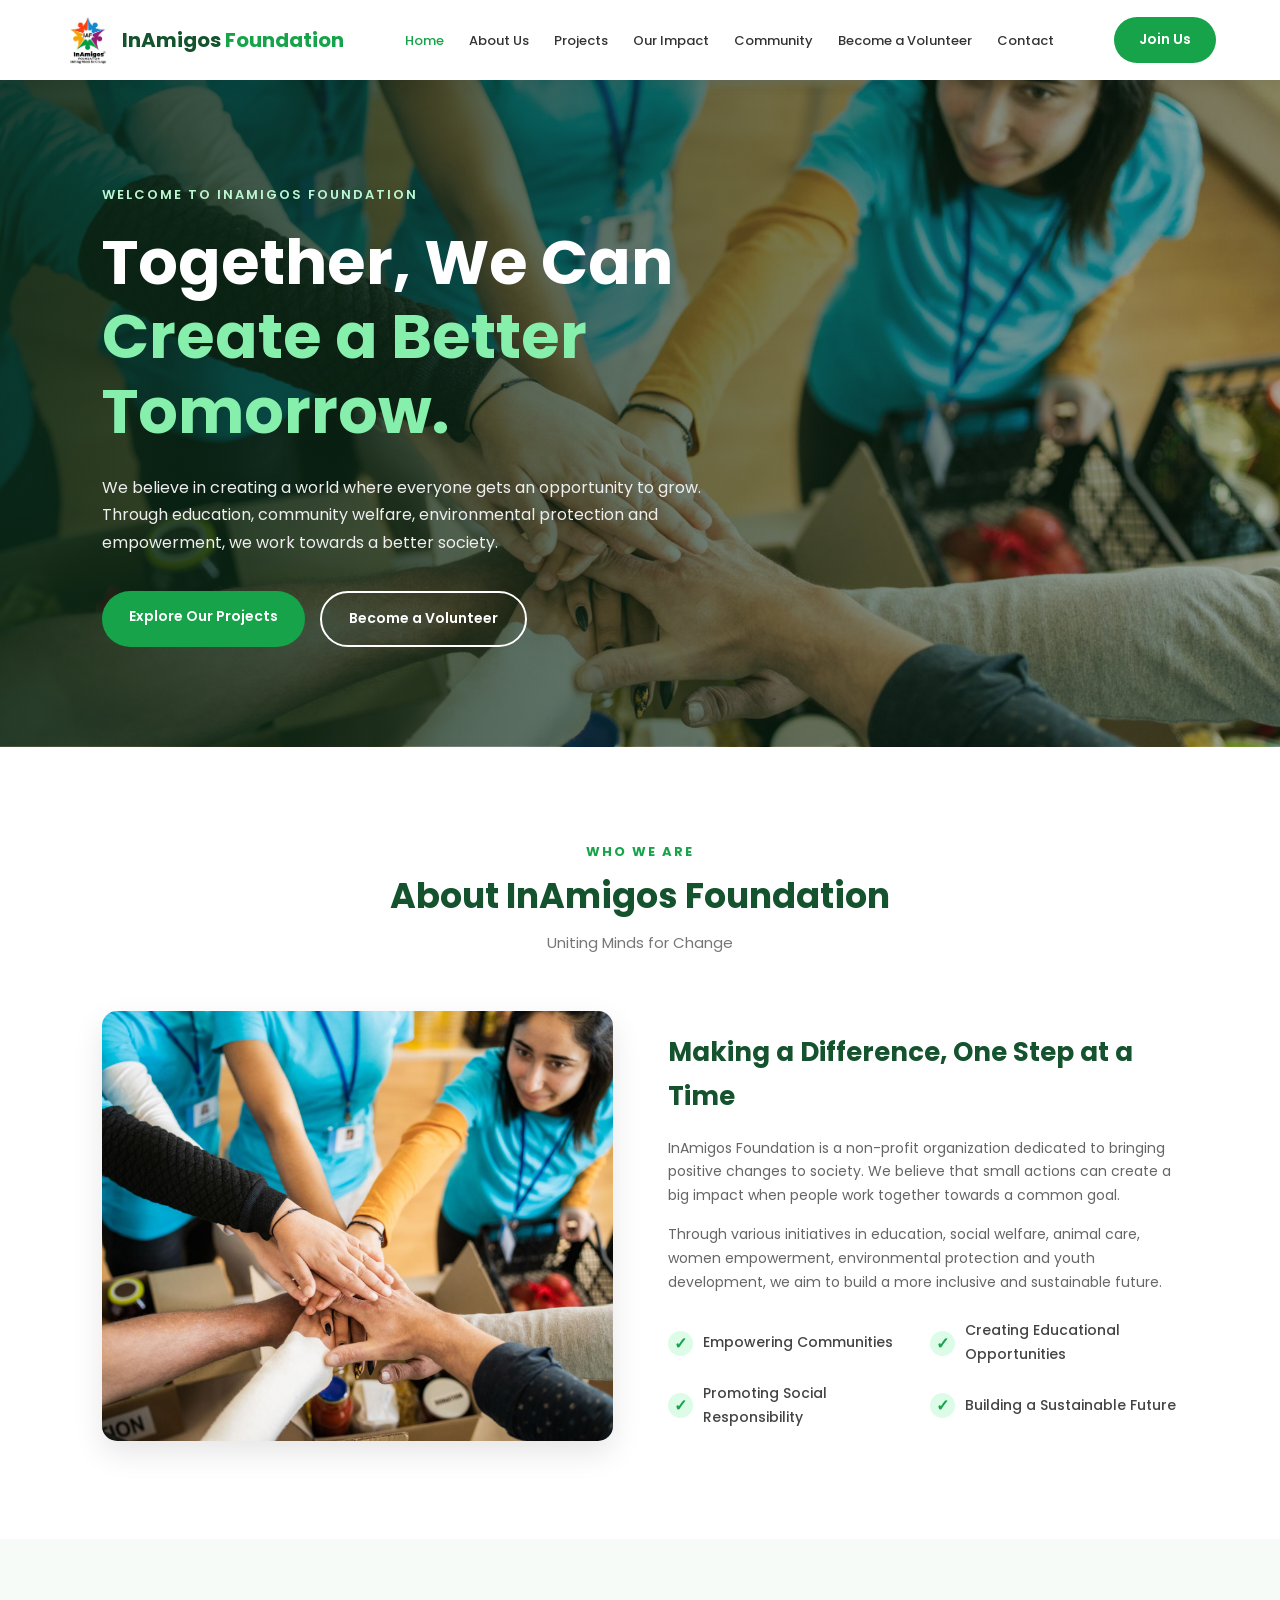
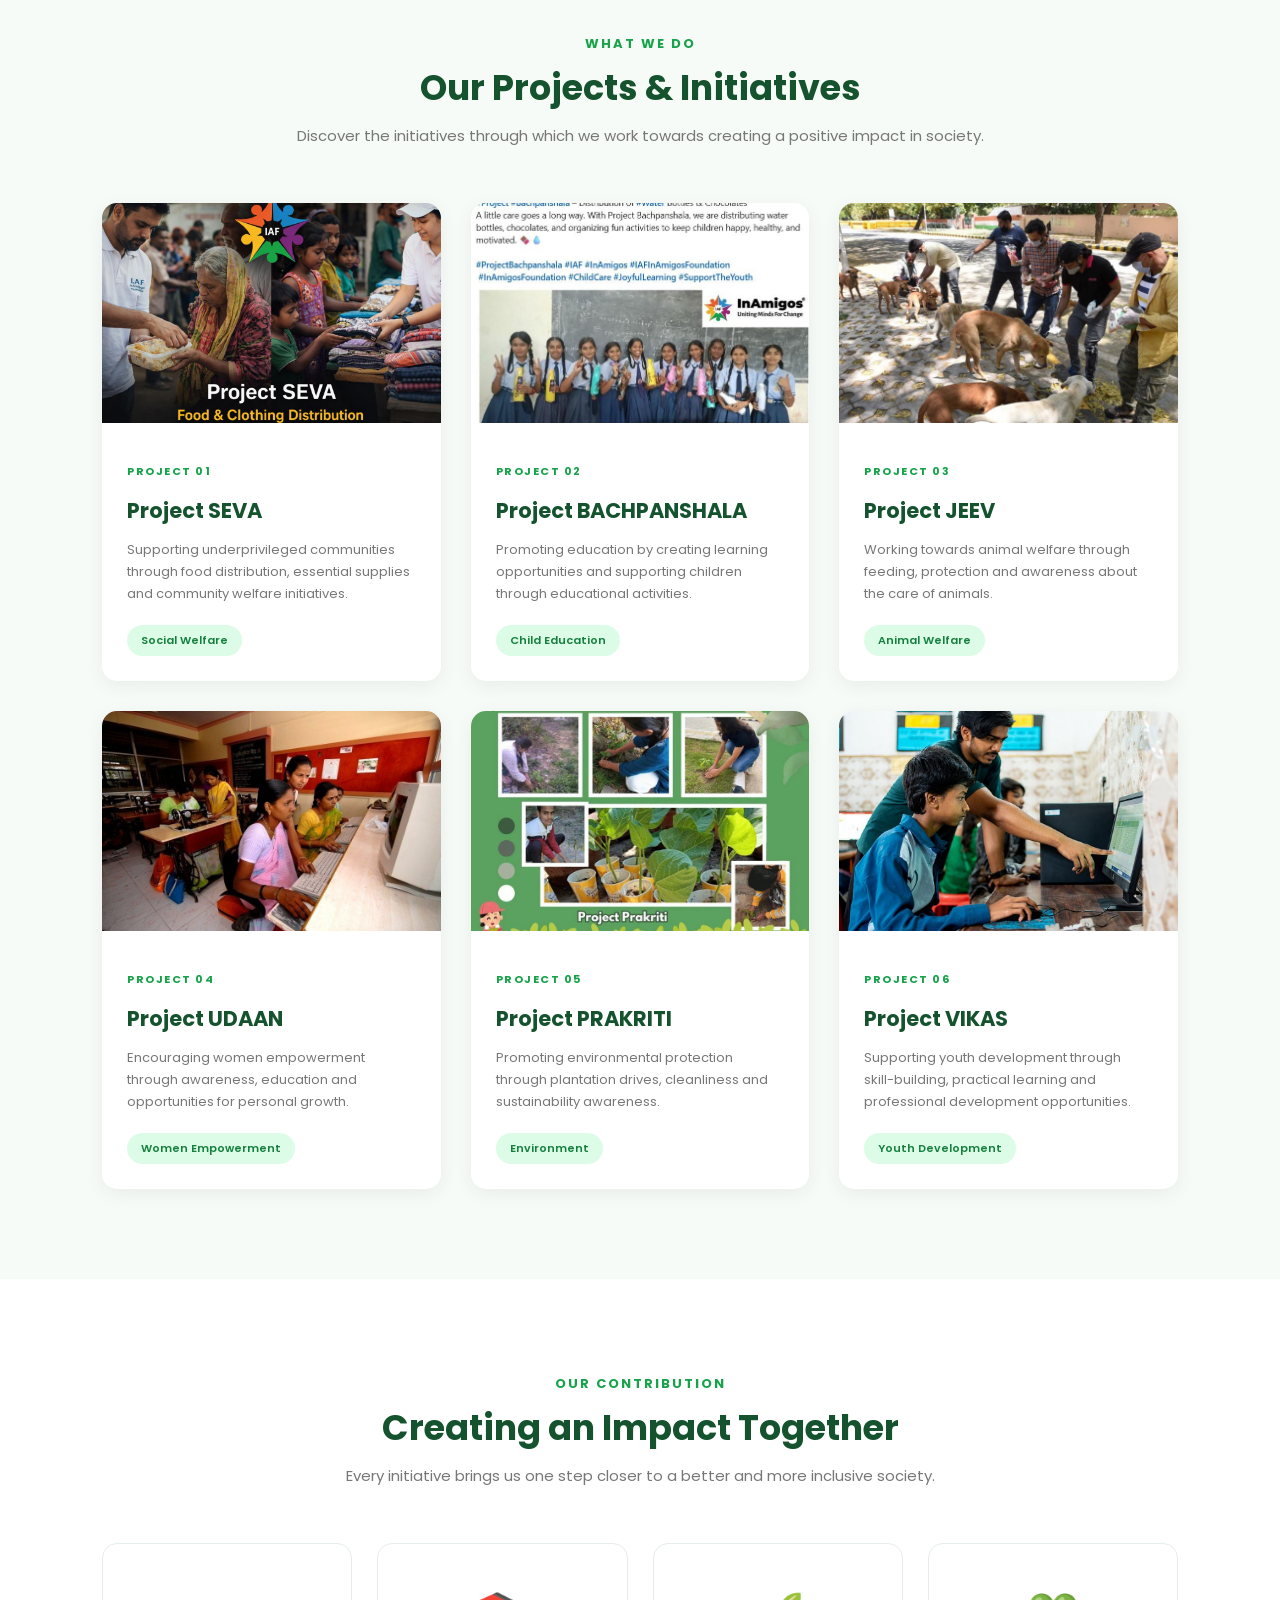
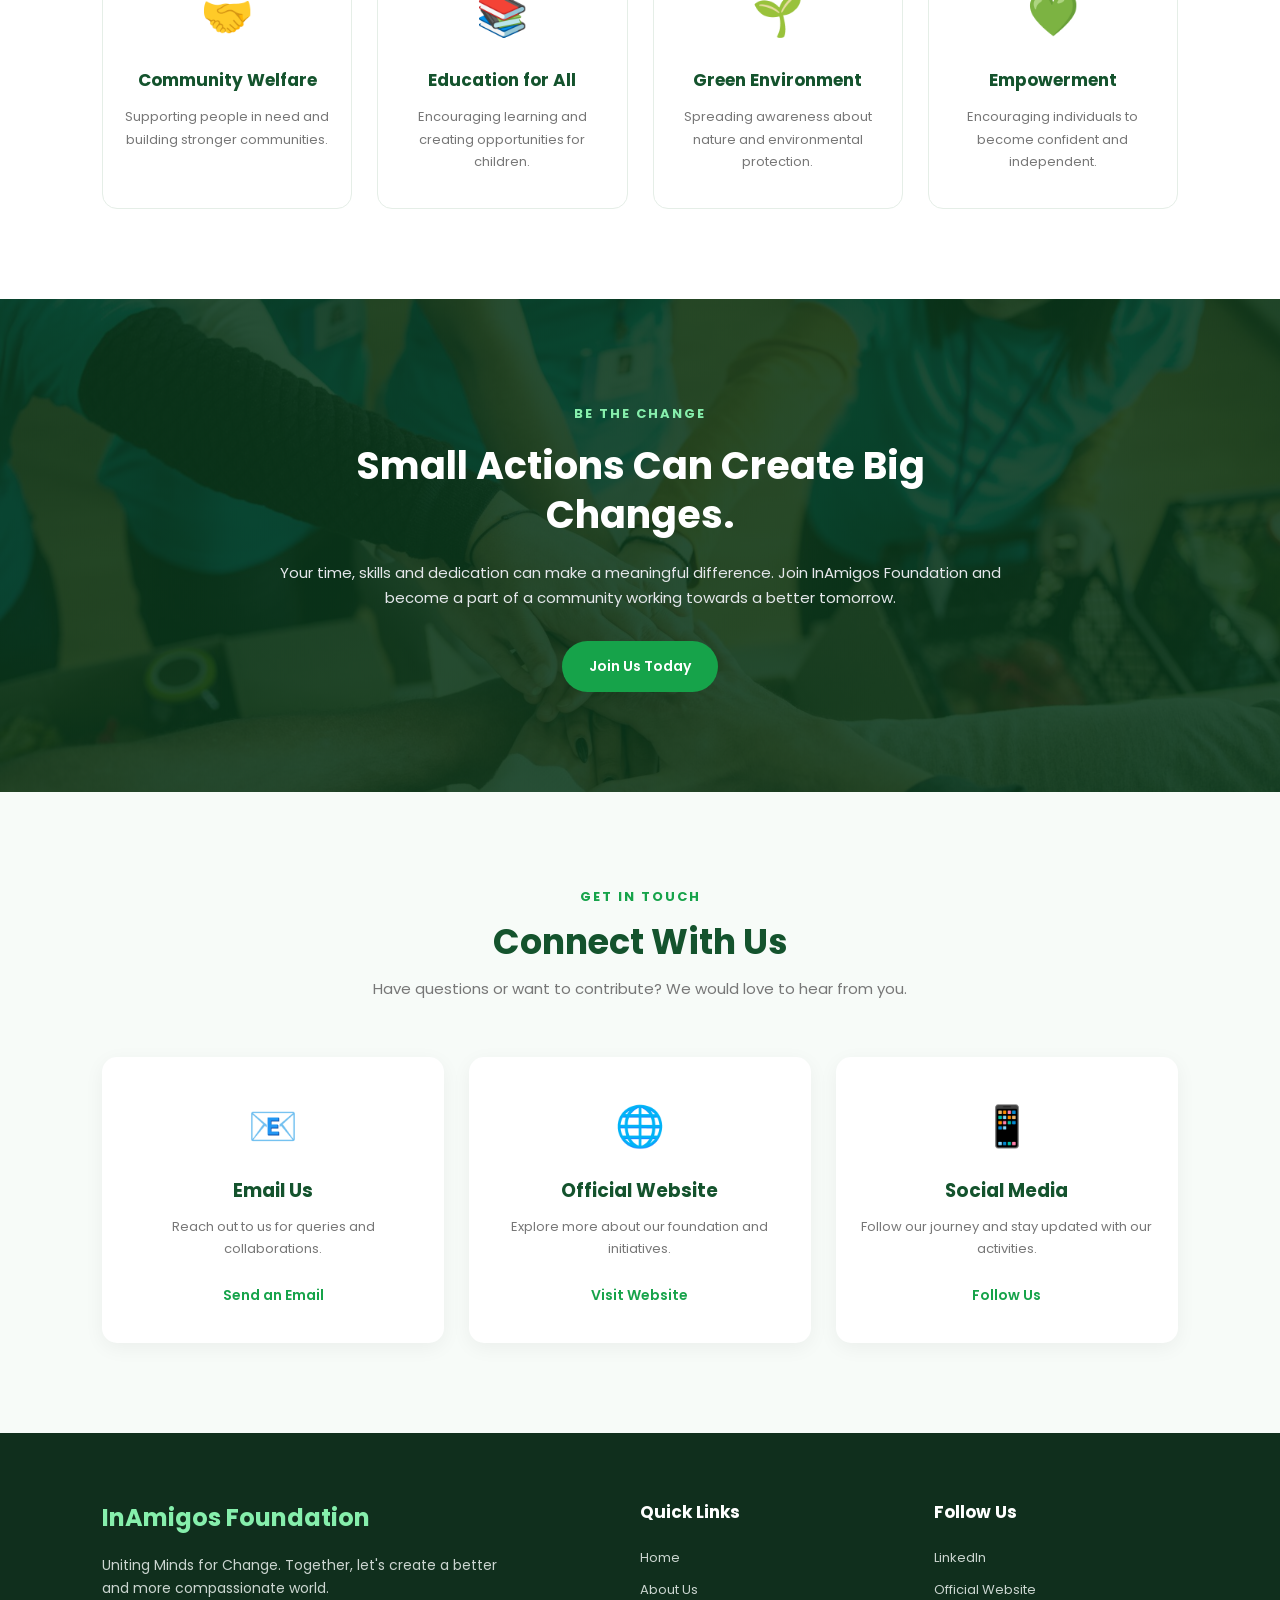
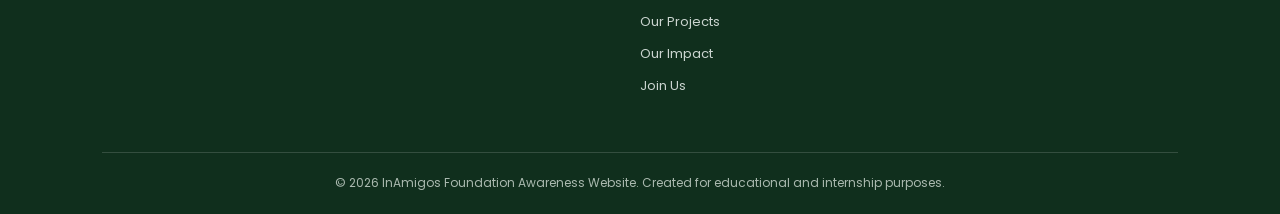
<file: index.html>
<!DOCTYPE html>
<html lang="en">

<head>
    <meta charset="UTF-8">
    <meta name="viewport" content="width=device-width, initial-scale=1.0">

    <title>InAmigos Foundation | Together for a Better Tomorrow</title>

    <!-- Google Fonts -->
    <link rel="preconnect" href="https://fonts.googleapis.com">
    <link rel="preconnect" href="https://fonts.gstatic.com" crossorigin>
    <link href="https://fonts.googleapis.com/css2?family=Poppins:wght@300;400;500;600;700;800&display=swap" rel="stylesheet">

    <!-- CSS File -->
    <link rel="stylesheet" href="style.css">
</head>

<body>

    <!-- ================= NAVBAR ================= -->

    <header>
    <nav class="navbar">

        <!-- LOGO -->
        <a href="index.html#home" class="logo">
            <img src="images/logo.jpg" alt="InAmigos Foundation Logo">
            <span>InAmigos <span class="green-text">Foundation</span></span>
        </a>

        <!-- NAVIGATION LINKS -->
        <ul class="nav-links">

            <li><a href="index.html#home" class="active">Home</a></li>

            <li><a href="about.html">About Us</a></li>

            <li><a href="projects.html">Projects</a></li>

            <li><a href="index.html#impact">Our Impact</a></li>

            <li><a href="community.html">Community</a></li>

            <li><a href="volunteer.html">Become a Volunteer</a></li>

            <li><a href="index.html#contact">Contact</a></li>

        </ul>

        <!-- JOIN BUTTON -->
        <a href="volunteer.html" class="nav-btn">Join Us</a>

    </nav>
</header>


    <!-- ================= HERO SECTION ================= -->

    <section class="hero" id="home">

        <div class="hero-content">

            <span class="hero-tag">WELCOME TO INAMIGOS FOUNDATION</span>

            <h1>
                Together, We Can
                <span>Create a Better Tomorrow.</span>
            </h1>

            <p>
                We believe in creating a world where everyone gets an opportunity
                to grow. Through education, community welfare, environmental
                protection and empowerment, we work towards a better society.
            </p>

            <div class="hero-buttons">
                <a href="#projects" class="btn primary-btn">Explore Our Projects</a>
                <a href="volunteer.html" class="btn secondary-btn">
                     Become a Volunteer
                </a>
            </div>

        </div>

    </section>


    <!-- ================= ABOUT US ================= -->

    <section class="about section-padding" id="about">

        <div class="section-heading">

            <span>WHO WE ARE</span>

            <h2>About InAmigos Foundation</h2>

            <p>
                Uniting Minds for Change
            </p>

        </div>

        <div class="about-container">

            <div class="about-image">
                <img src="images/hero.jpg" alt="InAmigos Foundation community activities">
            </div>

            <div class="about-content">

                <h3>Making a Difference, One Step at a Time</h3>

                <p>
                    InAmigos Foundation is a non-profit organization dedicated
                    to bringing positive changes to society. We believe that
                    small actions can create a big impact when people work
                    together towards a common goal.
                </p>

                <p>
                    Through various initiatives in education, social welfare,
                    animal care, women empowerment, environmental protection
                    and youth development, we aim to build a more inclusive
                    and sustainable future.
                </p>

                <div class="about-points">

                    <div class="about-point">
                        <span>✓</span>
                        <p>Empowering Communities</p>
                    </div>

                    <div class="about-point">
                        <span>✓</span>
                        <p>Creating Educational Opportunities</p>
                    </div>

                    <div class="about-point">
                        <span>✓</span>
                        <p>Promoting Social Responsibility</p>
                    </div>

                    <div class="about-point">
                        <span>✓</span>
                        <p>Building a Sustainable Future</p>
                    </div>

                </div>

            </div>

        </div>

    </section>


    <!-- ================= OUR PROJECTS ================= -->

    <section class="projects section-padding" id="projects">

        <div class="section-heading">

            <span>WHAT WE DO</span>

            <h2>Our Projects & Initiatives</h2>

            <p>
                Discover the initiatives through which we work towards
                creating a positive impact in society.
            </p>

        </div>


        <div class="project-container">


            <!-- PROJECT SEVA -->

            <div class="project-card">

                <img src="images/seva.jpg" alt="Community support initiative">

                <div class="project-info">

                    <span class="project-number">PROJECT 01</span>

                    <h3>Project SEVA</h3>

                    <p>
                        Supporting underprivileged communities through food
                        distribution, essential supplies and community welfare
                        initiatives.
                    </p>

                    <div class="impact-label">
                        Social Welfare
                    </div>

                </div>

            </div>


            <!-- PROJECT BACHPANSHALA -->

            <div class="project-card">

                <img src="images/bachpanshala.jpg" alt="Children learning through education">

                <div class="project-info">

                    <span class="project-number">PROJECT 02</span>

                    <h3>Project BACHPANSHALA</h3>

                    <p>
                        Promoting education by creating learning opportunities
                        and supporting children through educational activities.
                    </p>

                    <div class="impact-label">
                        Child Education
                    </div>

                </div>

            </div>


            <!-- PROJECT JEEV -->

            <div class="project-card">

                <img src="images/jeev.jpg" alt="Animal welfare initiative">

                <div class="project-info">

                    <span class="project-number">PROJECT 03</span>

                    <h3>Project JEEV</h3>

                    <p>
                        Working towards animal welfare through feeding,
                        protection and awareness about the care of animals.
                    </p>

                    <div class="impact-label">
                        Animal Welfare
                    </div>

                </div>

            </div>


            <!-- PROJECT UDAAN -->

            <div class="project-card">

                <img src="images/udaan.jpg" alt="Women empowerment initiative">

                <div class="project-info">

                    <span class="project-number">PROJECT 04</span>

                    <h3>Project UDAAN</h3>

                    <p>
                        Encouraging women empowerment through awareness,
                        education and opportunities for personal growth.
                    </p>

                    <div class="impact-label">
                        Women Empowerment
                    </div>

                </div>

            </div>


            <!-- PROJECT PRAKRITI -->

            <div class="project-card">

                <img src="images/prakriti.jpg" alt="Environmental protection initiative">

                <div class="project-info">

                    <span class="project-number">PROJECT 05</span>

                    <h3>Project PRAKRITI</h3>

                    <p>
                        Promoting environmental protection through
                        plantation drives, cleanliness and sustainability
                        awareness.
                    </p>

                    <div class="impact-label">
                        Environment
                    </div>

                </div>

            </div>


            <!-- PROJECT VIKAS -->

            <div class="project-card">

                <img src="images/vikas.jpg" alt="Youth skill development initiative">

                <div class="project-info">

                    <span class="project-number">PROJECT 06</span>

                    <h3>Project VIKAS</h3>

                    <p>
                        Supporting youth development through skill-building,
                        practical learning and professional development
                        opportunities.
                    </p>

                    <div class="impact-label">
                        Youth Development
                    </div>

                </div>

            </div>


        </div>

    </section>


    <!-- ================= OUR IMPACT ================= -->

    <section class="impact section-padding" id="impact">

        <div class="section-heading">

            <span>OUR CONTRIBUTION</span>

            <h2>Creating an Impact Together</h2>

            <p>
                Every initiative brings us one step closer to a better
                and more inclusive society.
            </p>

        </div>


        <div class="impact-container">

            <div class="impact-card">
                <div class="impact-icon">🤝</div>
                <h3>Community Welfare</h3>
                <p>
                    Supporting people in need and building stronger communities.
                </p>
            </div>

            <div class="impact-card">
                <div class="impact-icon">📚</div>
                <h3>Education for All</h3>
                <p>
                    Encouraging learning and creating opportunities for children.
                </p>
            </div>

            <div class="impact-card">
                <div class="impact-icon">🌱</div>
                <h3>Green Environment</h3>
                <p>
                    Spreading awareness about nature and environmental protection.
                </p>
            </div>

            <div class="impact-card">
                <div class="impact-icon">💚</div>
                <h3>Empowerment</h3>
                <p>
                    Encouraging individuals to become confident and independent.
                </p>
            </div>

        </div>

    </section>


    <!-- ================= VOLUNTEER SECTION ================= -->

    <section class="join-section" id="join">

        <div class="join-content">

            <span>BE THE CHANGE</span>

            <h2>Small Actions Can Create Big Changes.</h2>

            <p>
                Your time, skills and dedication can make a meaningful
                difference. Join InAmigos Foundation and become a part
                of a community working towards a better tomorrow.
            </p>

            <a href="#contact" class="btn join-btn">Join Us Today</a>

        </div>

    </section>


    <!-- ================= CONTACT SECTION ================= -->

    <section class="contact section-padding" id="contact">

        <div class="section-heading">

            <span>GET IN TOUCH</span>

            <h2>Connect With Us</h2>

            <p>
                Have questions or want to contribute? We would love
                to hear from you.
            </p>

        </div>


        <div class="contact-container">

            <div class="contact-card">

                <div class="contact-icon">📧</div>

                <h3>Email Us</h3>

                <p>Reach out to us for queries and collaborations.</p>

                <a href="mailto:info@inamigosfoundation.org.in">
                    Send an Email
                </a>

            </div>


            <div class="contact-card">

                <div class="contact-icon">🌐</div>

                <h3>Official Website</h3>

                <p>Explore more about our foundation and initiatives.</p>

                <a href="https://inamigosfoundation.org.in/" target="_blank">
                    Visit Website
                </a>

            </div>


            <div class="contact-card">

                <div class="contact-icon">📱</div>

                <h3>Social Media</h3>

                <p>Follow our journey and stay updated with our activities.</p>

                <a href="https://www.linkedin.com/company/inamigos-foundation/" target="_blank">
                    Follow Us
                </a>

            </div>

        </div>

    </section>


    <!-- ================= FOOTER ================= -->

    <footer class="footer">

        <div class="footer-container">

            <div class="footer-about">

                <h2>InAmigos Foundation</h2>

                <p>
                    Uniting Minds for Change. Together, let's create
                    a better and more compassionate world.
                </p>

            </div>


            <div class="footer-links">

                <h3>Quick Links</h3>

                <a href="#home">Home</a>
                <a href="#about">About Us</a>
                <a href="#projects">Our Projects</a>
                <a href="#impact">Our Impact</a>
                <a href="#join">Join Us</a>

            </div>


            <div class="footer-social">

                <h3>Follow Us</h3>

                <a href="https://www.linkedin.com/company/inamigos-foundation/" target="_blank">
                    LinkedIn
                </a>

                <a href="https://inamigosfoundation.org.in/" target="_blank">
                    Official Website
                </a>

            </div>

        </div>


        <div class="footer-bottom">

            <p>
                © 2026 InAmigos Foundation Awareness Website.
                Created for educational and internship purposes.
            </p>

        </div>

    </footer>


</body>

</html>
</file>
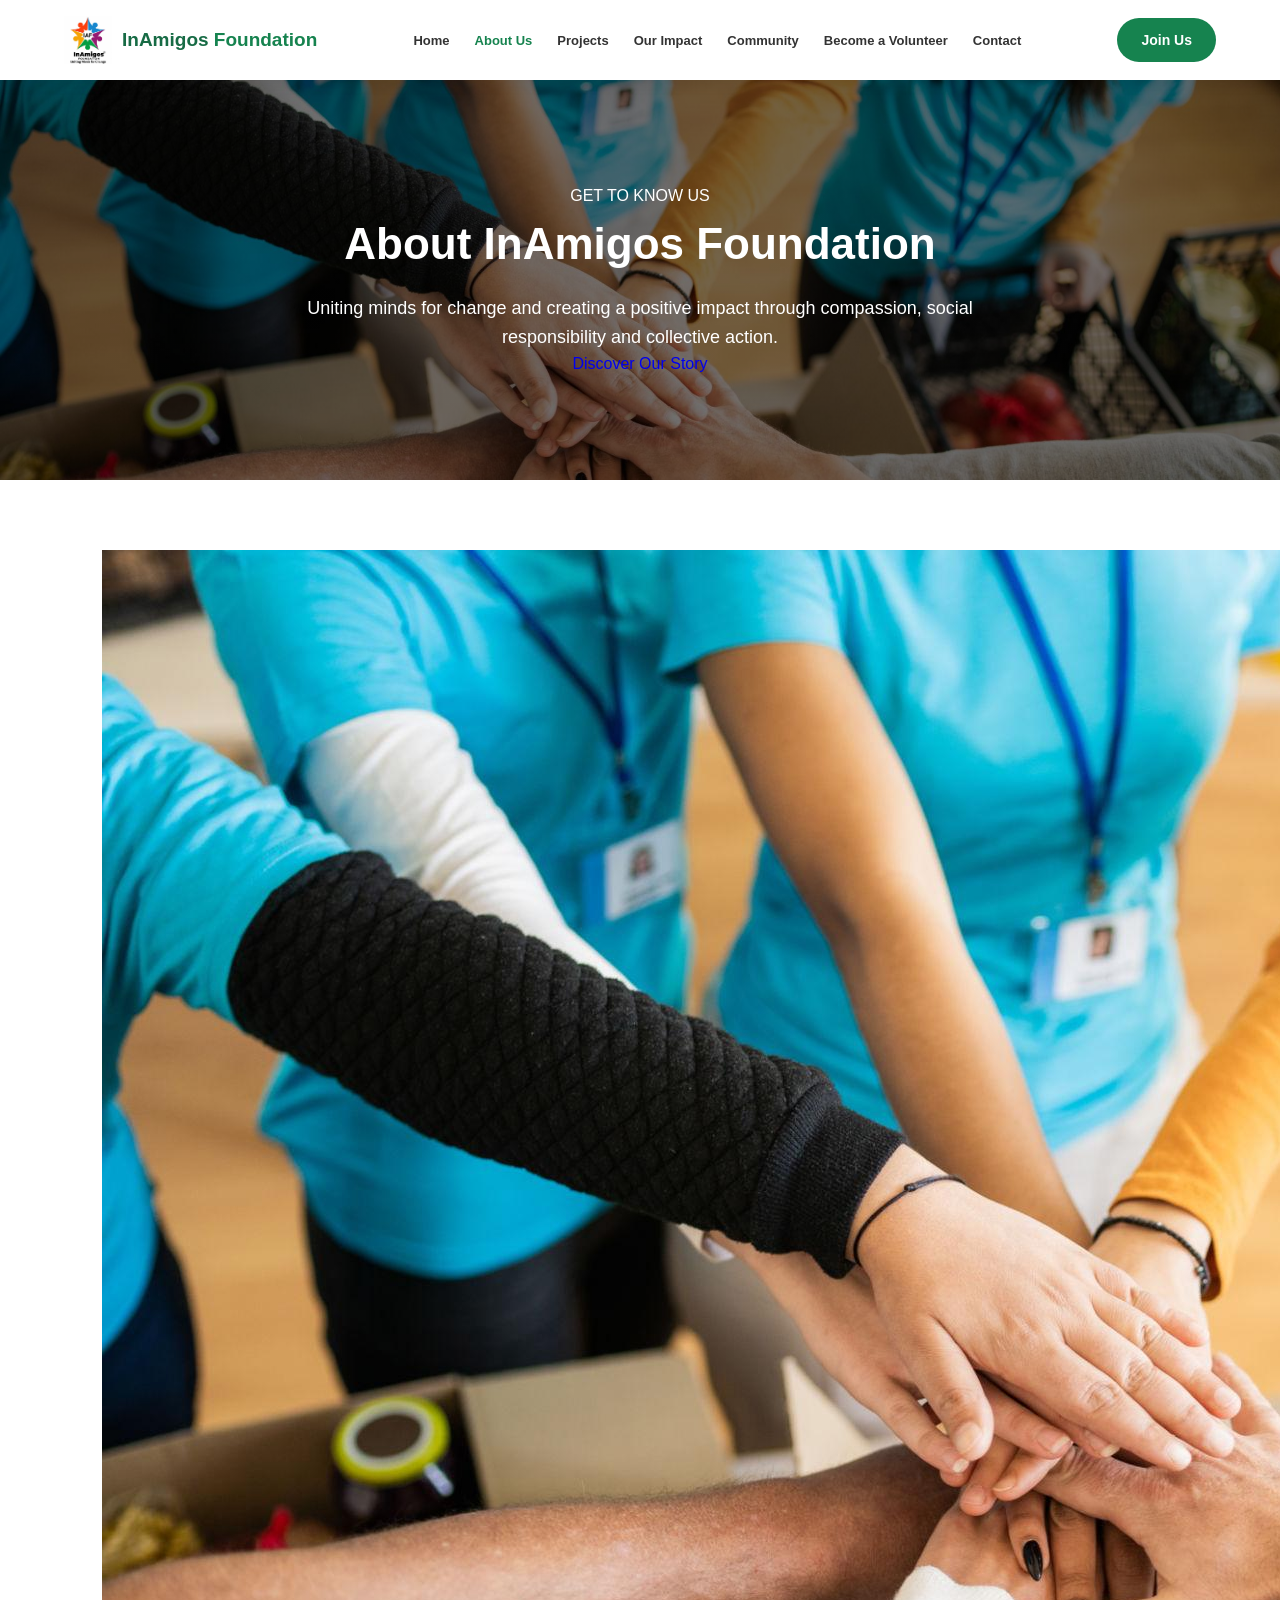
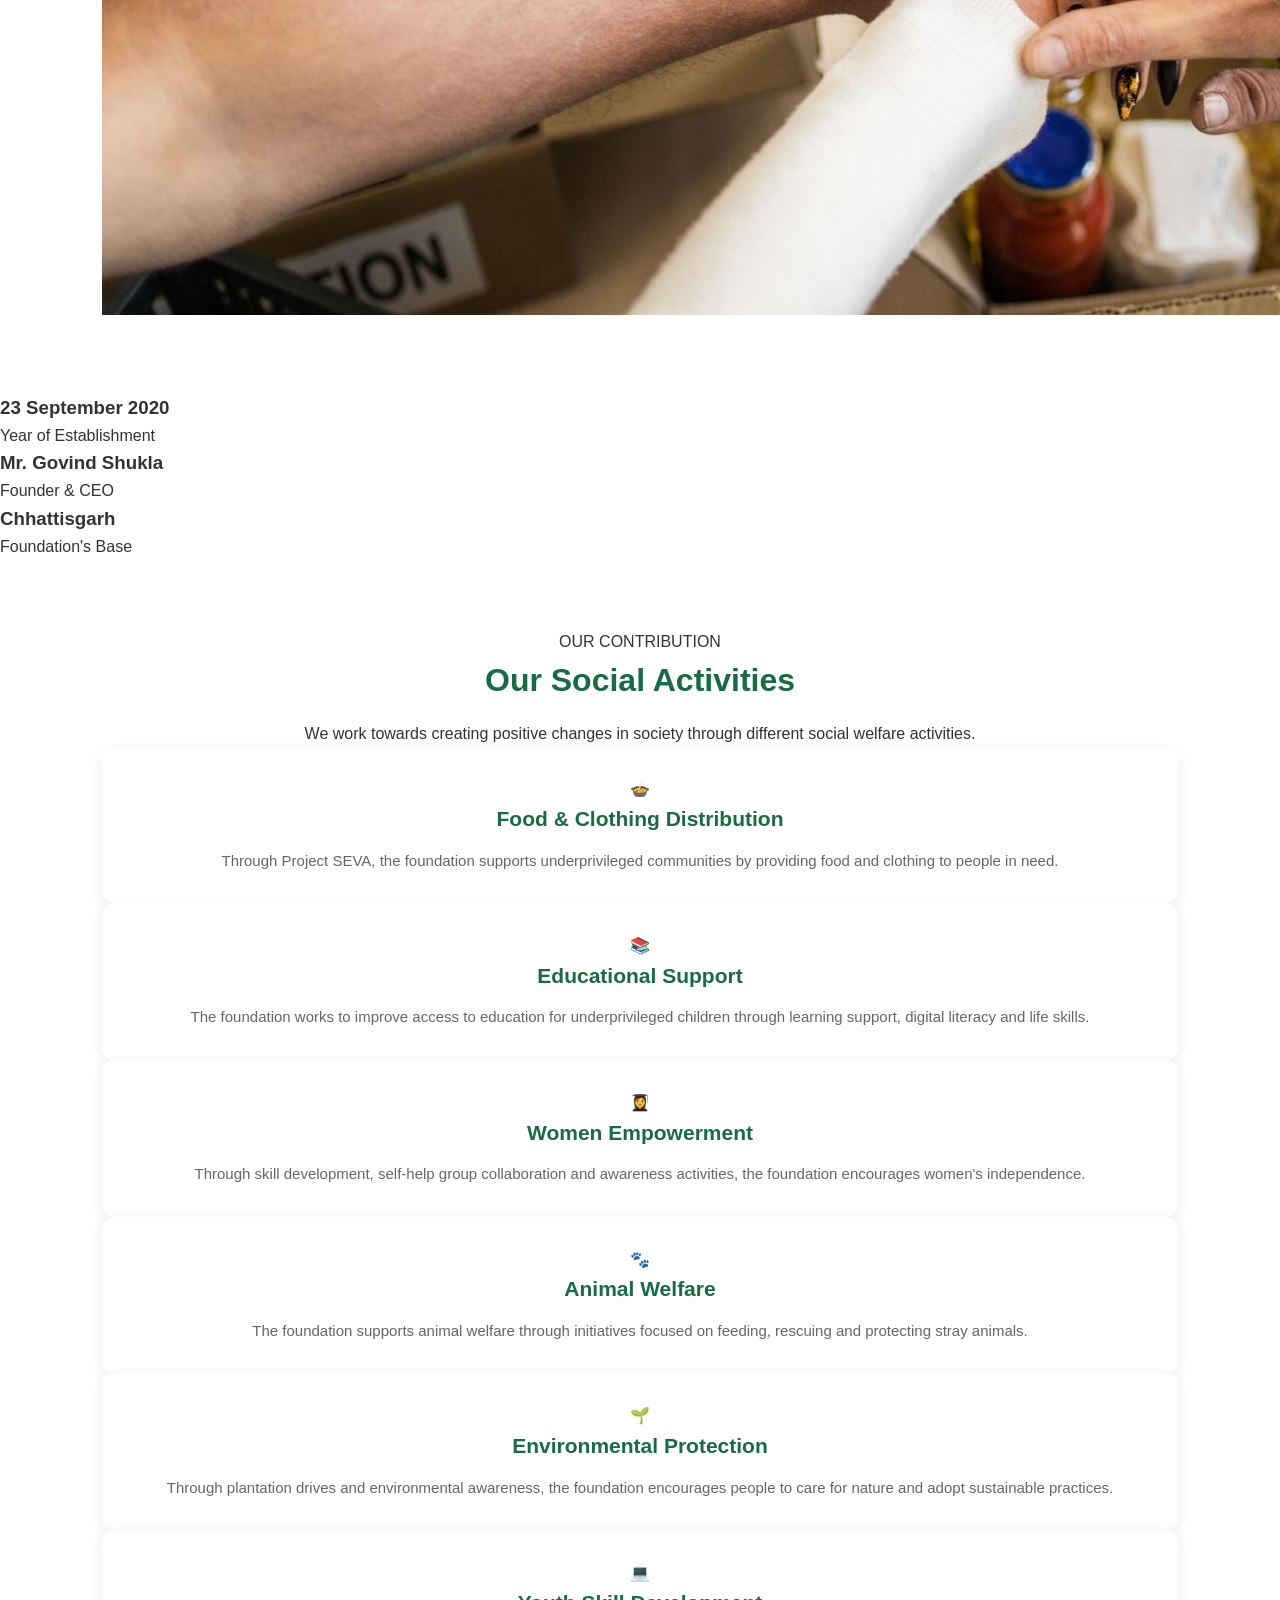
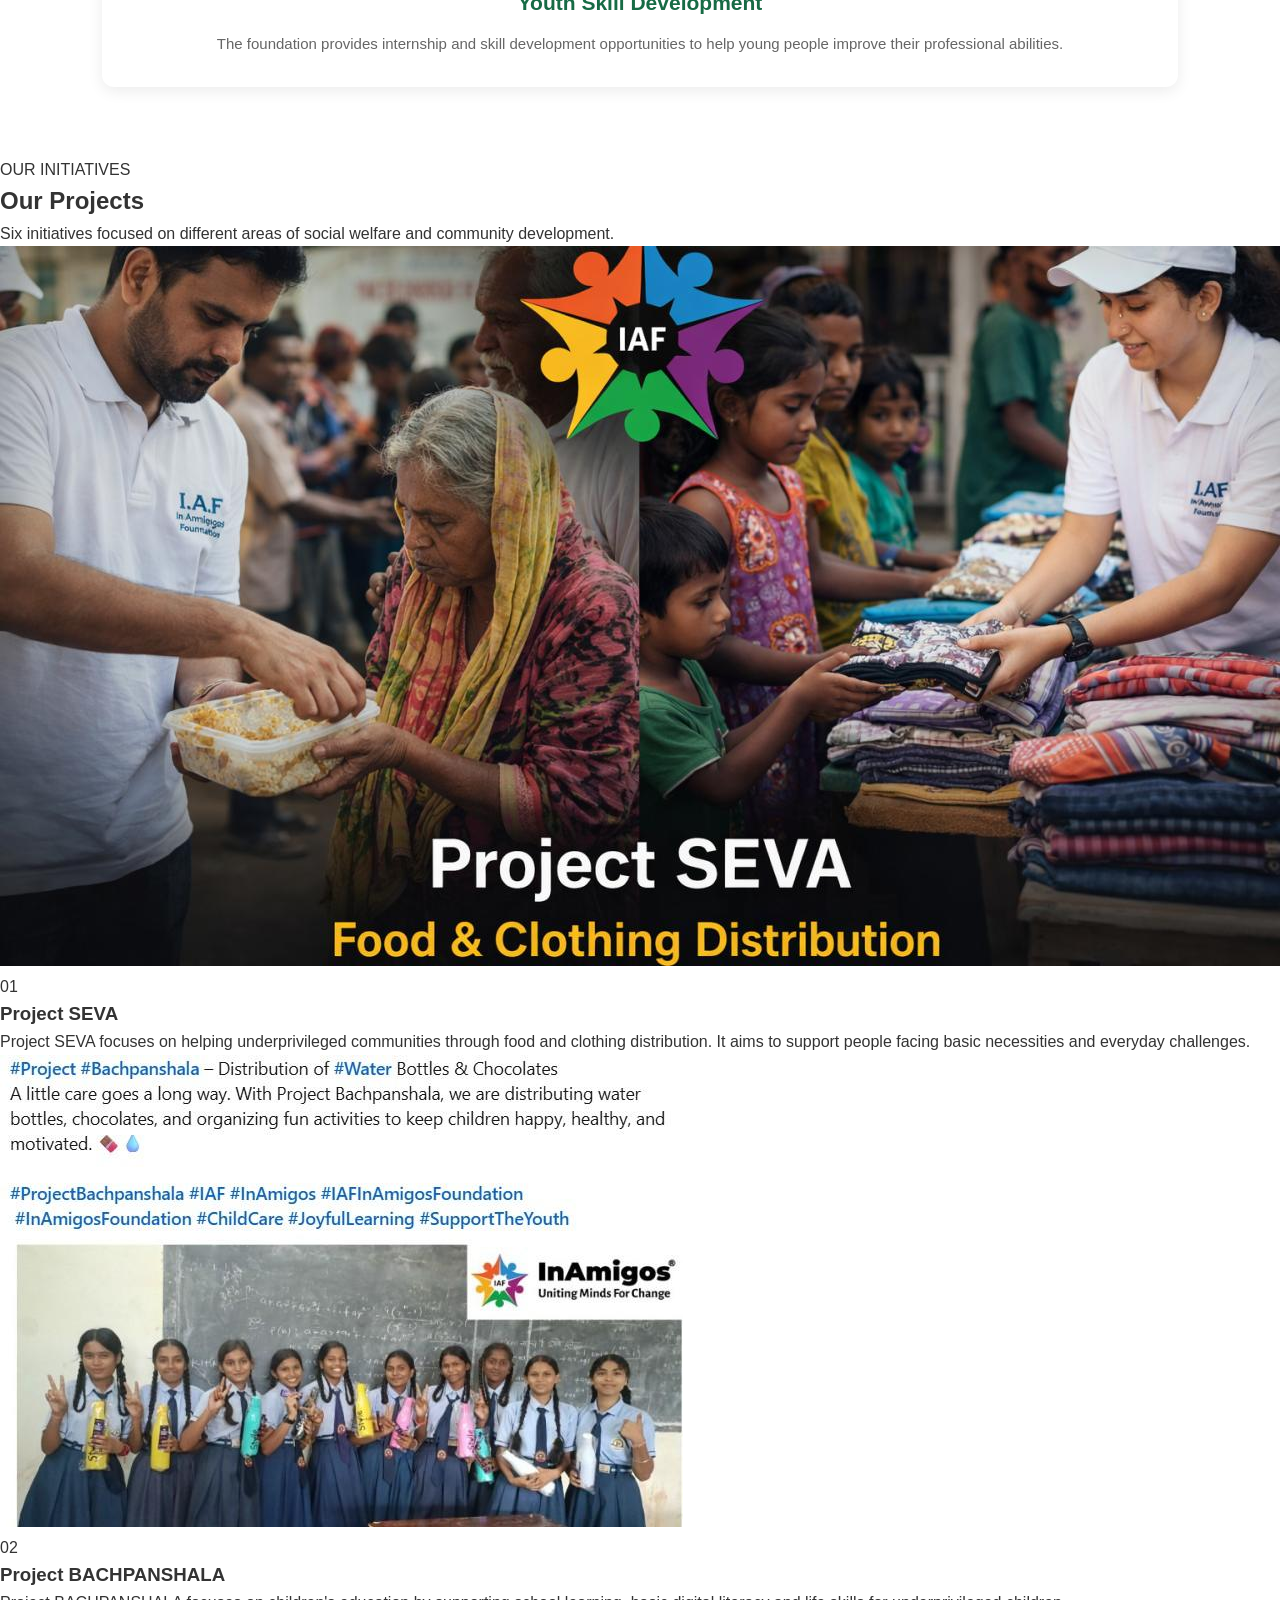
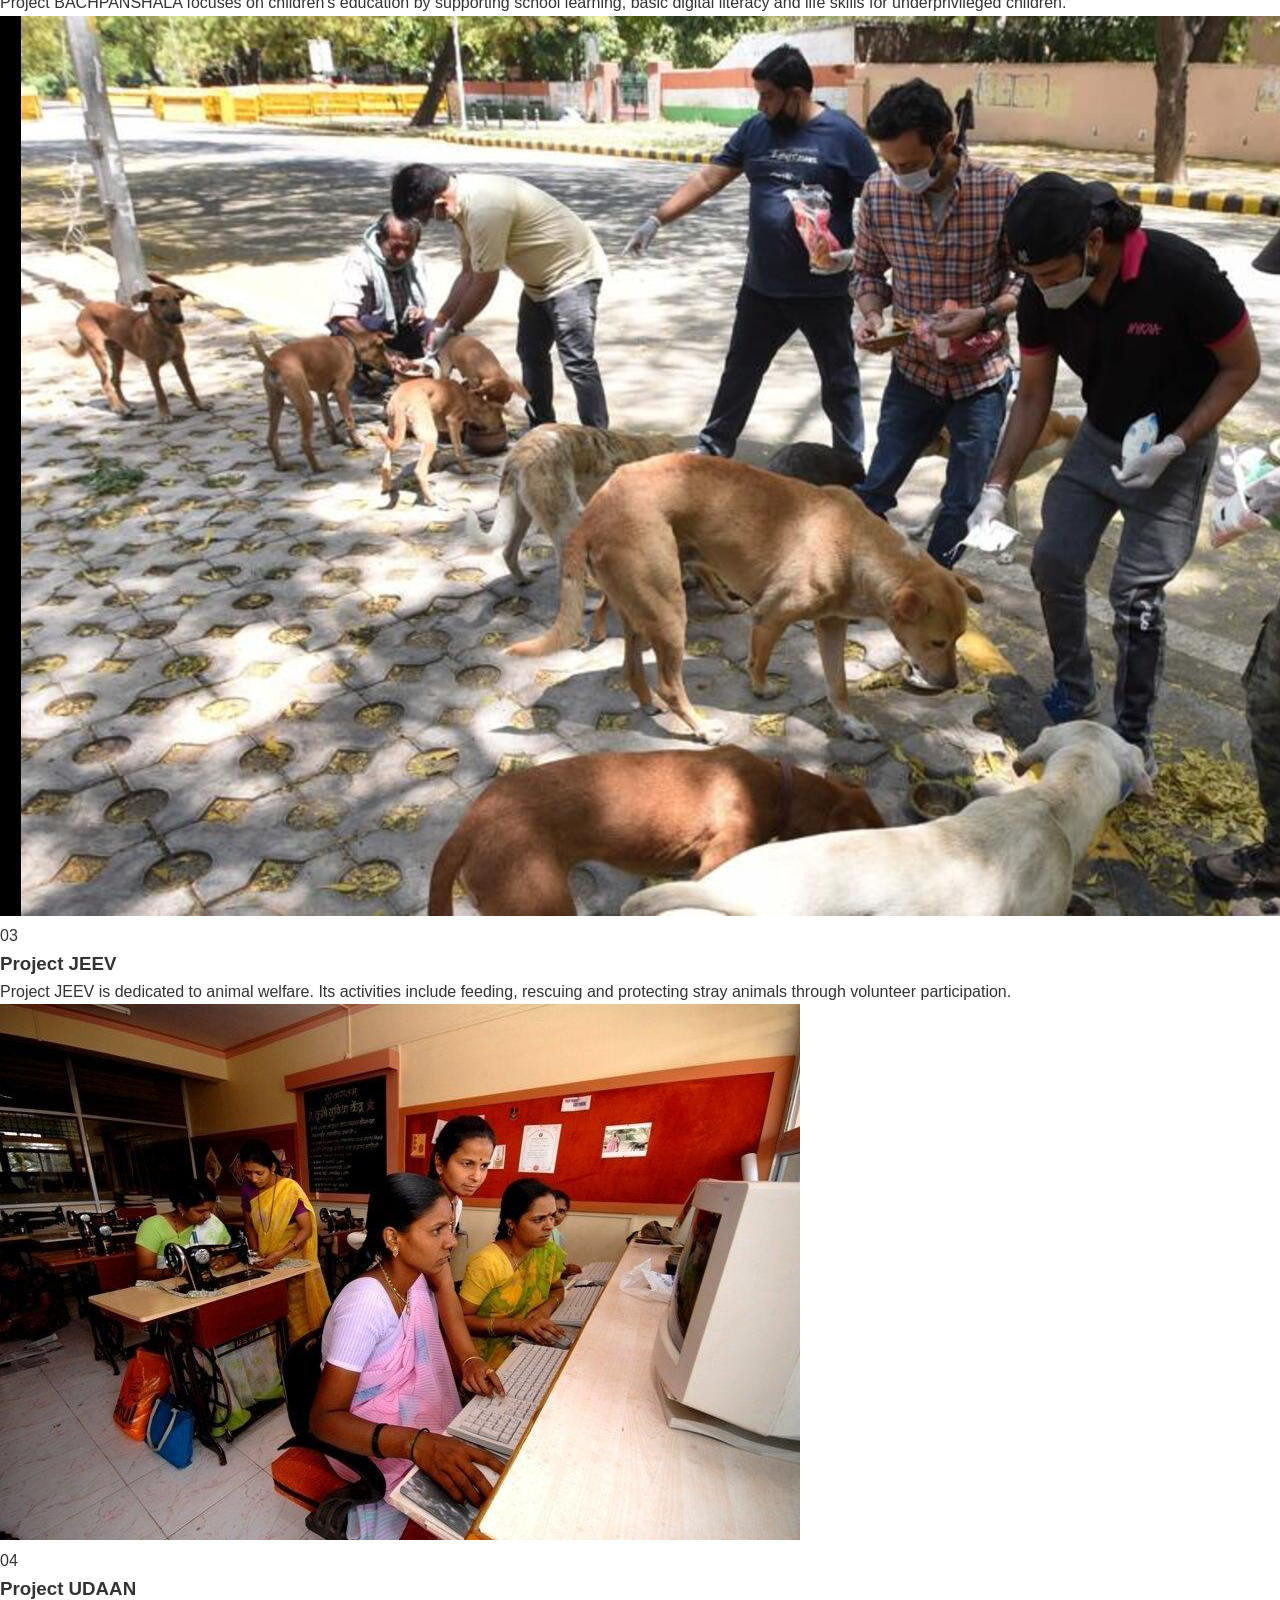
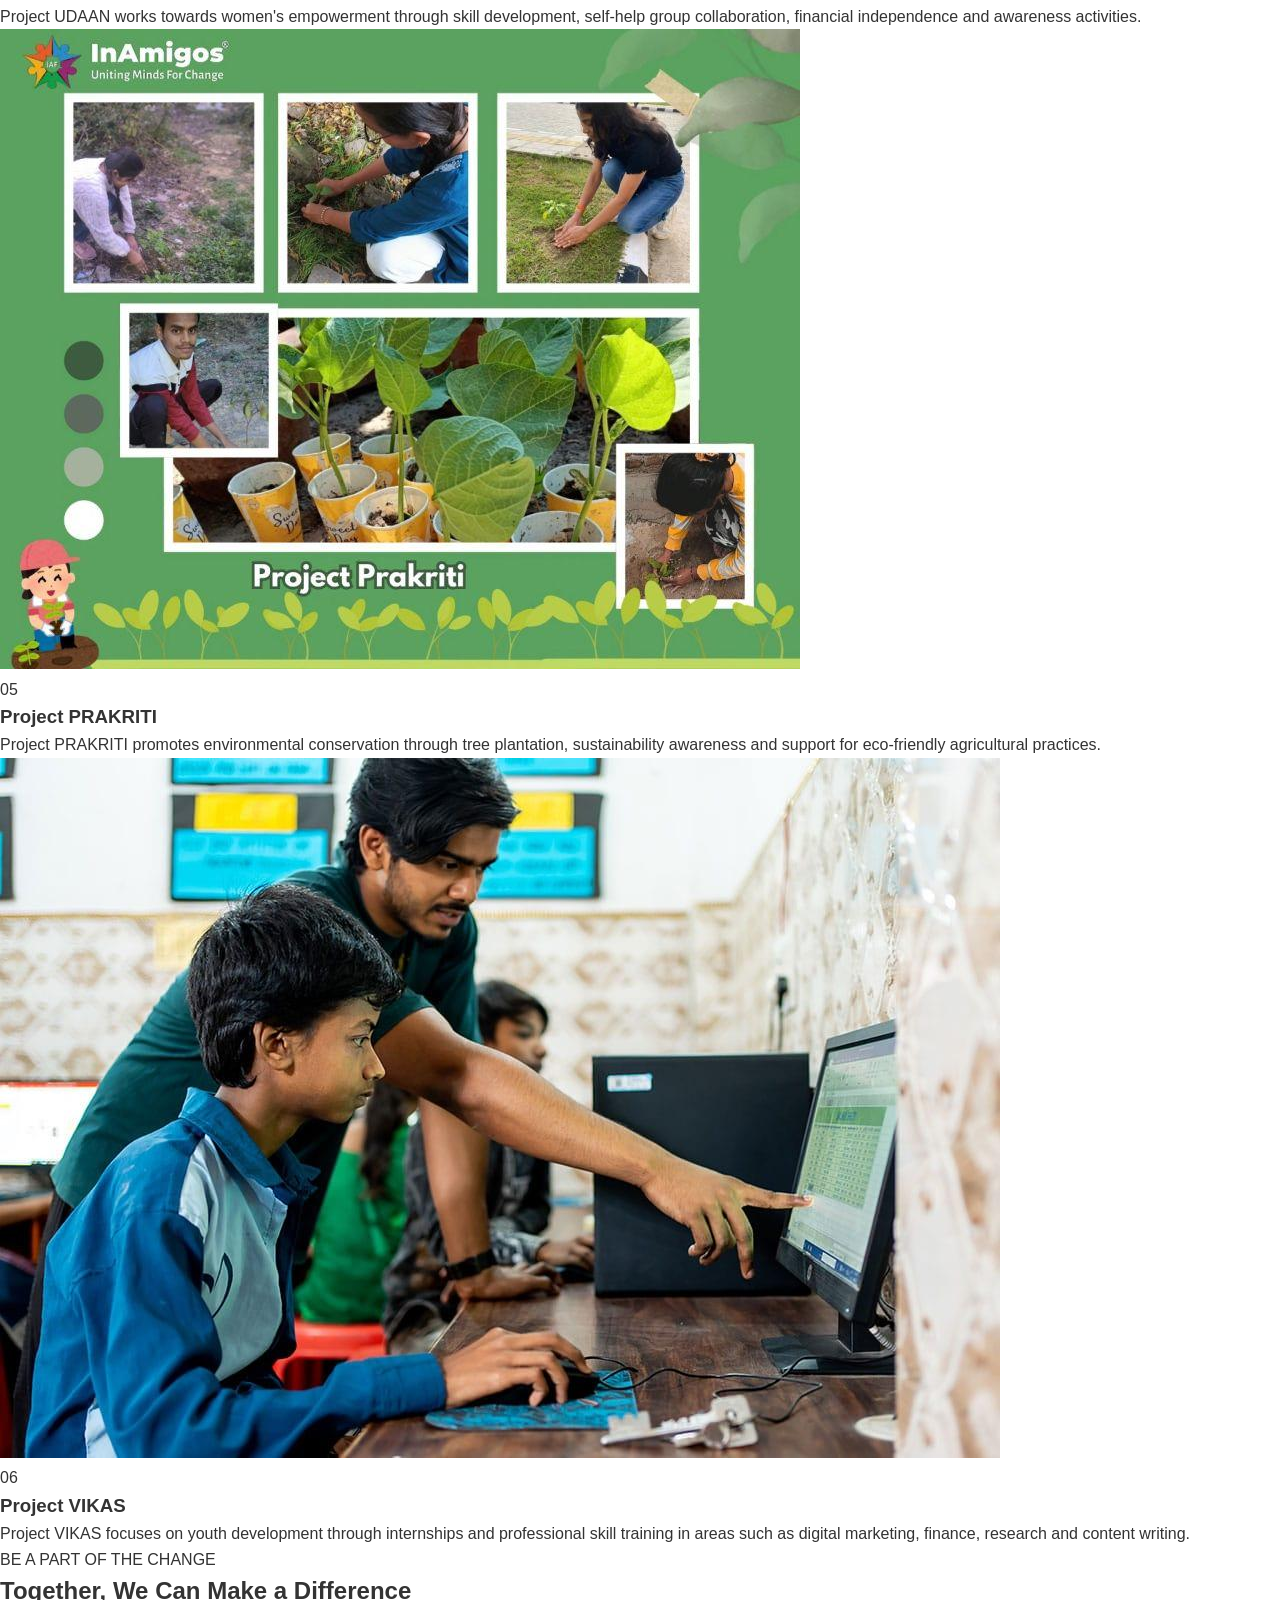
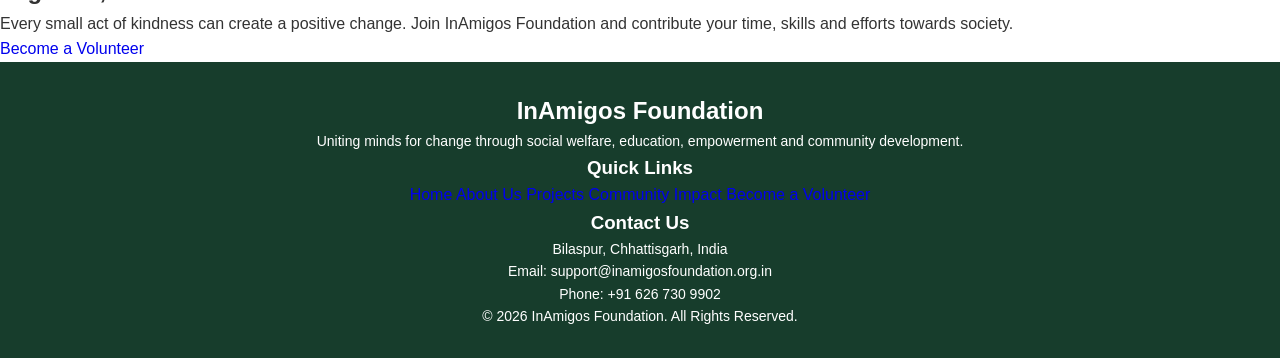
<file: about.html>
<!DOCTYPE html>
<html lang="en">
<head>
    <meta charset="UTF-8">
    <meta name="viewport" content="width=device-width, initial-scale=1.0">

    <title>About Us | InAmigos Foundation</title>

    <link rel="stylesheet" href="about.css">
</head>

<body>

    <!-- NAVBAR -->
    <header>
    <nav class="navbar">

        <!-- LOGO -->
        <a href="index.html#home" class="logo">
            <img src="images/logo.jpg" alt="InAmigos Foundation Logo">
            <span>InAmigos <span class="green-text">Foundation</span></span>
        </a>

        <!-- NAVIGATION LINKS -->
        <ul class="nav-links">

            <li><a href="index.html#home">Home</a></li>

            <li><a href="about.html" class="active">About Us</a></li>

            <li><a href="projects.html">Projects</a></li>

            <li><a href="index.html#impact">Our Impact</a></li>

            <li><a href="community.html">Community</a></li>

            <li><a href="volunteer.html">Become a Volunteer</a></li>

            <li><a href="index.html#contact">Contact</a></li>

        </ul>

        <!-- JOIN BUTTON -->
        <a href="volunteer.html" class="nav-btn">Join Us</a>

    </nav>
</header>


    <!-- HERO SECTION -->
    <section class="about-hero">

        <div class="hero-content">

            <span class="hero-tag">GET TO KNOW US</span>

            <h1>About <span>InAmigos Foundation</span></h1>

            <p>
                Uniting minds for change and creating a positive impact
                through compassion, social responsibility and collective action.
            </p>

            <a href="#our-story" class="about-btn">
                Discover Our Story
            </a>

        </div>

    </section>


    <!-- ABOUT INTRODUCTION -->
    <section class="about-intro" id="our-story">

        <div class="intro-image">
            <img src="images/hero.jpg" alt="InAmigos Foundation Activities">
        </div>

        <div class="intro-content">

            <span class="section-tag">WHO WE ARE</span>

            <h2>Working Together for a Better Society</h2>

            <p>
                InAmigos Foundation is a Section 8 registered non-profit
                organization founded on 23 September 2020 by
                Mr. Govind Shukla, Founder and CEO.
            </p>

            <p>
                Based in Chhattisgarh, India, the foundation works towards
                community development and social empowerment through
                various initiatives.
            </p>

            <p>
                Its activities focus on supporting underprivileged people,
                promoting education, empowering women, protecting animals,
                conserving the environment and developing youth skills.
            </p>

        </div>

    </section>


    <!-- FOUNDATION DETAILS -->
    <section class="foundation-details">

        <div class="detail-box">
            <h3>23 September 2020</h3>
            <p>Year of Establishment</p>
        </div>

        <div class="detail-box">
            <h3>Mr. Govind Shukla</h3>
            <p>Founder & CEO</p>
        </div>

        <div class="detail-box">
            <h3>Chhattisgarh</h3>
            <p>Foundation's Base</p>
        </div>

    </section>


    <!-- SOCIAL ACTIVITIES -->
    <section class="activities-section">

        <div class="section-heading">

            <span class="section-tag">OUR CONTRIBUTION</span>

            <h2>Our Social Activities</h2>

            <p>
                We work towards creating positive changes in society
                through different social welfare activities.
            </p>

        </div>


        <div class="activities-grid">

            <div class="activity-card">
                <div class="activity-icon">🍲</div>

                <h3>Food & Clothing Distribution</h3>

                <p>
                    Through Project SEVA, the foundation supports
                    underprivileged communities by providing food
                    and clothing to people in need.
                </p>
            </div>


            <div class="activity-card">
                <div class="activity-icon">📚</div>

                <h3>Educational Support</h3>

                <p>
                    The foundation works to improve access to education
                    for underprivileged children through learning support,
                    digital literacy and life skills.
                </p>
            </div>


            <div class="activity-card">
                <div class="activity-icon">👩‍🎓</div>

                <h3>Women Empowerment</h3>

                <p>
                    Through skill development, self-help group
                    collaboration and awareness activities, the
                    foundation encourages women's independence.
                </p>
            </div>


            <div class="activity-card">
                <div class="activity-icon">🐾</div>

                <h3>Animal Welfare</h3>

                <p>
                    The foundation supports animal welfare through
                    initiatives focused on feeding, rescuing and
                    protecting stray animals.
                </p>
            </div>


            <div class="activity-card">
                <div class="activity-icon">🌱</div>

                <h3>Environmental Protection</h3>

                <p>
                    Through plantation drives and environmental
                    awareness, the foundation encourages people
                    to care for nature and adopt sustainable practices.
                </p>
            </div>


            <div class="activity-card">
                <div class="activity-icon">💻</div>

                <h3>Youth Skill Development</h3>

                <p>
                    The foundation provides internship and skill
                    development opportunities to help young people
                    improve their professional abilities.
                </p>
            </div>

        </div>

    </section>


    <!-- OUR PROJECTS -->
    <section class="projects-section" id="our-projects">

        <div class="section-heading">

            <span class="section-tag">OUR INITIATIVES</span>

            <h2>Our Projects</h2>

            <p>
                Six initiatives focused on different areas of
                social welfare and community development.
            </p>

        </div>


        <div class="projects-grid">

            <!-- SEVA -->
            <div class="project-card">

                <img src="images/seva.jpg" alt="Project SEVA">

                <div class="project-content">

                    <span class="project-number">01</span>

                    <h3>Project SEVA</h3>

                    <p>
                        Project SEVA focuses on helping underprivileged
                        communities through food and clothing distribution.
                        It aims to support people facing basic necessities
                        and everyday challenges.
                    </p>

                </div>

            </div>


            <!-- BACHPANSHALA -->
            <div class="project-card">

                <img src="images/bachpanshala.jpg" alt="Project BACHPANSHALA">

                <div class="project-content">

                    <span class="project-number">02</span>

                    <h3>Project BACHPANSHALA</h3>

                    <p>
                        Project BACHPANSHALA focuses on children's
                        education by supporting school learning,
                        basic digital literacy and life skills for
                        underprivileged children.
                    </p>

                </div>

            </div>


            <!-- JEEV -->
            <div class="project-card">

                <img src="images/jeev.jpg" alt="Project JEEV">

                <div class="project-content">

                    <span class="project-number">03</span>

                    <h3>Project JEEV</h3>

                    <p>
                        Project JEEV is dedicated to animal welfare.
                        Its activities include feeding, rescuing
                        and protecting stray animals through
                        volunteer participation.
                    </p>

                </div>

            </div>


            <!-- UDAAN -->
            <div class="project-card">

                <img src="images/udaan.jpg" alt="Project UDAAN">

                <div class="project-content">

                    <span class="project-number">04</span>

                    <h3>Project UDAAN</h3>

                    <p>
                        Project UDAAN works towards women's
                        empowerment through skill development,
                        self-help group collaboration, financial
                        independence and awareness activities.
                    </p>

                </div>

            </div>


            <!-- PRAKRITI -->
            <div class="project-card">

                <img src="images/prakriti.jpg" alt="Project PRAKRITI">

                <div class="project-content">

                    <span class="project-number">05</span>

                    <h3>Project PRAKRITI</h3>

                    <p>
                        Project PRAKRITI promotes environmental
                        conservation through tree plantation,
                        sustainability awareness and support
                        for eco-friendly agricultural practices.
                    </p>

                </div>

            </div>


            <!-- VIKAS -->
            <div class="project-card">

                <img src="images/vikas.jpg" alt="Project VIKAS">

                <div class="project-content">

                    <span class="project-number">06</span>

                    <h3>Project VIKAS</h3>

                    <p>
                        Project VIKAS focuses on youth development
                        through internships and professional skill
                        training in areas such as digital marketing,
                        finance, research and content writing.
                    </p>

                </div>

            </div>

        </div>

    </section>


    <!-- JOIN US SECTION -->
    <section class="join-section">

        <div class="join-content">

            <span class="section-tag">BE A PART OF THE CHANGE</span>

            <h2>Together, We Can Make a Difference</h2>

            <p>
                Every small act of kindness can create a positive
                change. Join InAmigos Foundation and contribute
                your time, skills and efforts towards society.
            </p>

            <a href="volunteer.html" class="join-btn">
                Become a Volunteer
            </a>

        </div>

    </section>


    <!-- FOOTER -->
    <footer class="footer">

        <div class="footer-content">

            <div class="footer-about">

                <h2>InAmigos Foundation</h2>

                <p>
                    Uniting minds for change through social welfare,
                    education, empowerment and community development.
                </p>

            </div>


            <div class="footer-links">

                <h3>Quick Links</h3>

                <a href="index.html">Home</a>
                <a href="about.html">About Us</a>
                <a href="index.html#projects">Projects</a>
                <a href="community.html">Community Impact</a>
                <a href="volunteer.html">Become a Volunteer</a>

            </div>


            <div class="footer-contact">

                <h3>Contact Us</h3>

                <p>Bilaspur, Chhattisgarh, India</p>
                <p>Email: support@inamigosfoundation.org.in</p>
                <p>Phone: +91 626 730 9902</p>

            </div>

        </div>


        <div class="footer-bottom">

            <p>
                © 2026 InAmigos Foundation. All Rights Reserved.
            </p>

        </div>

    </footer>


</body>
</html>
</file>
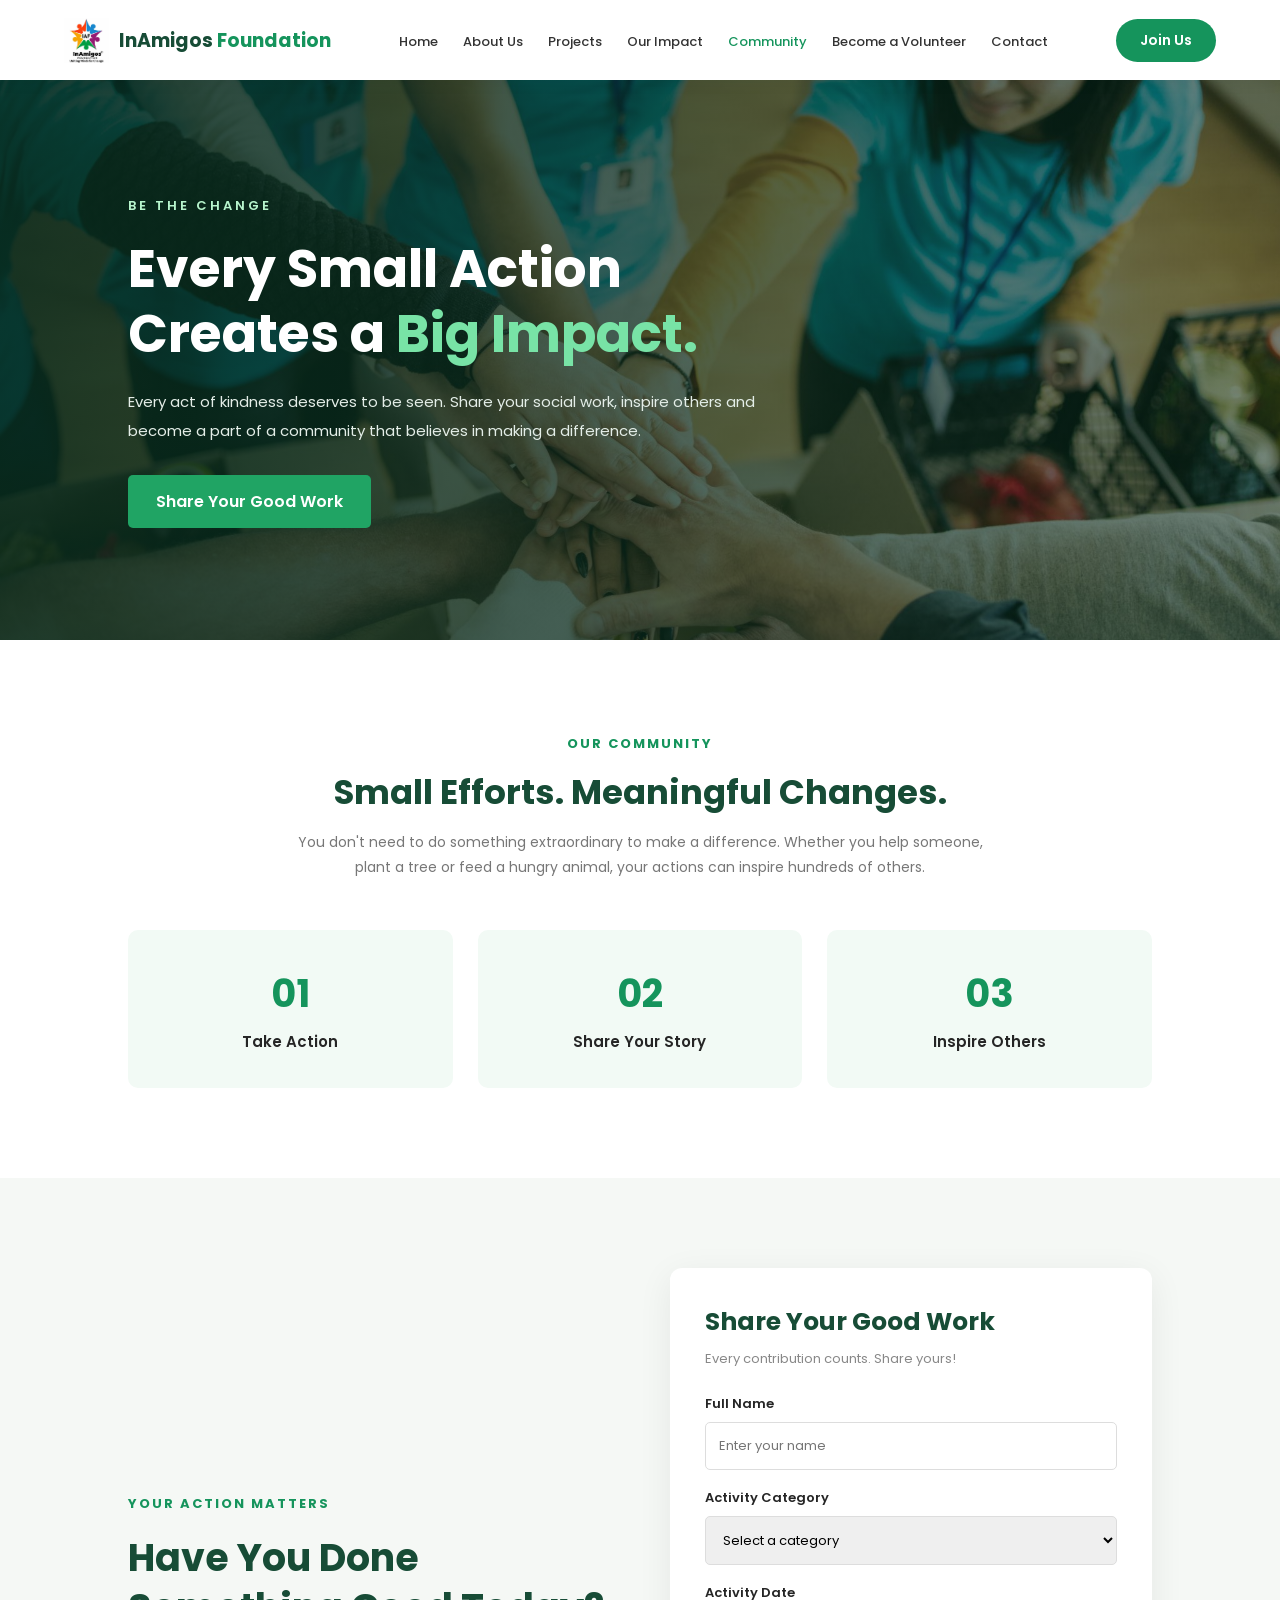
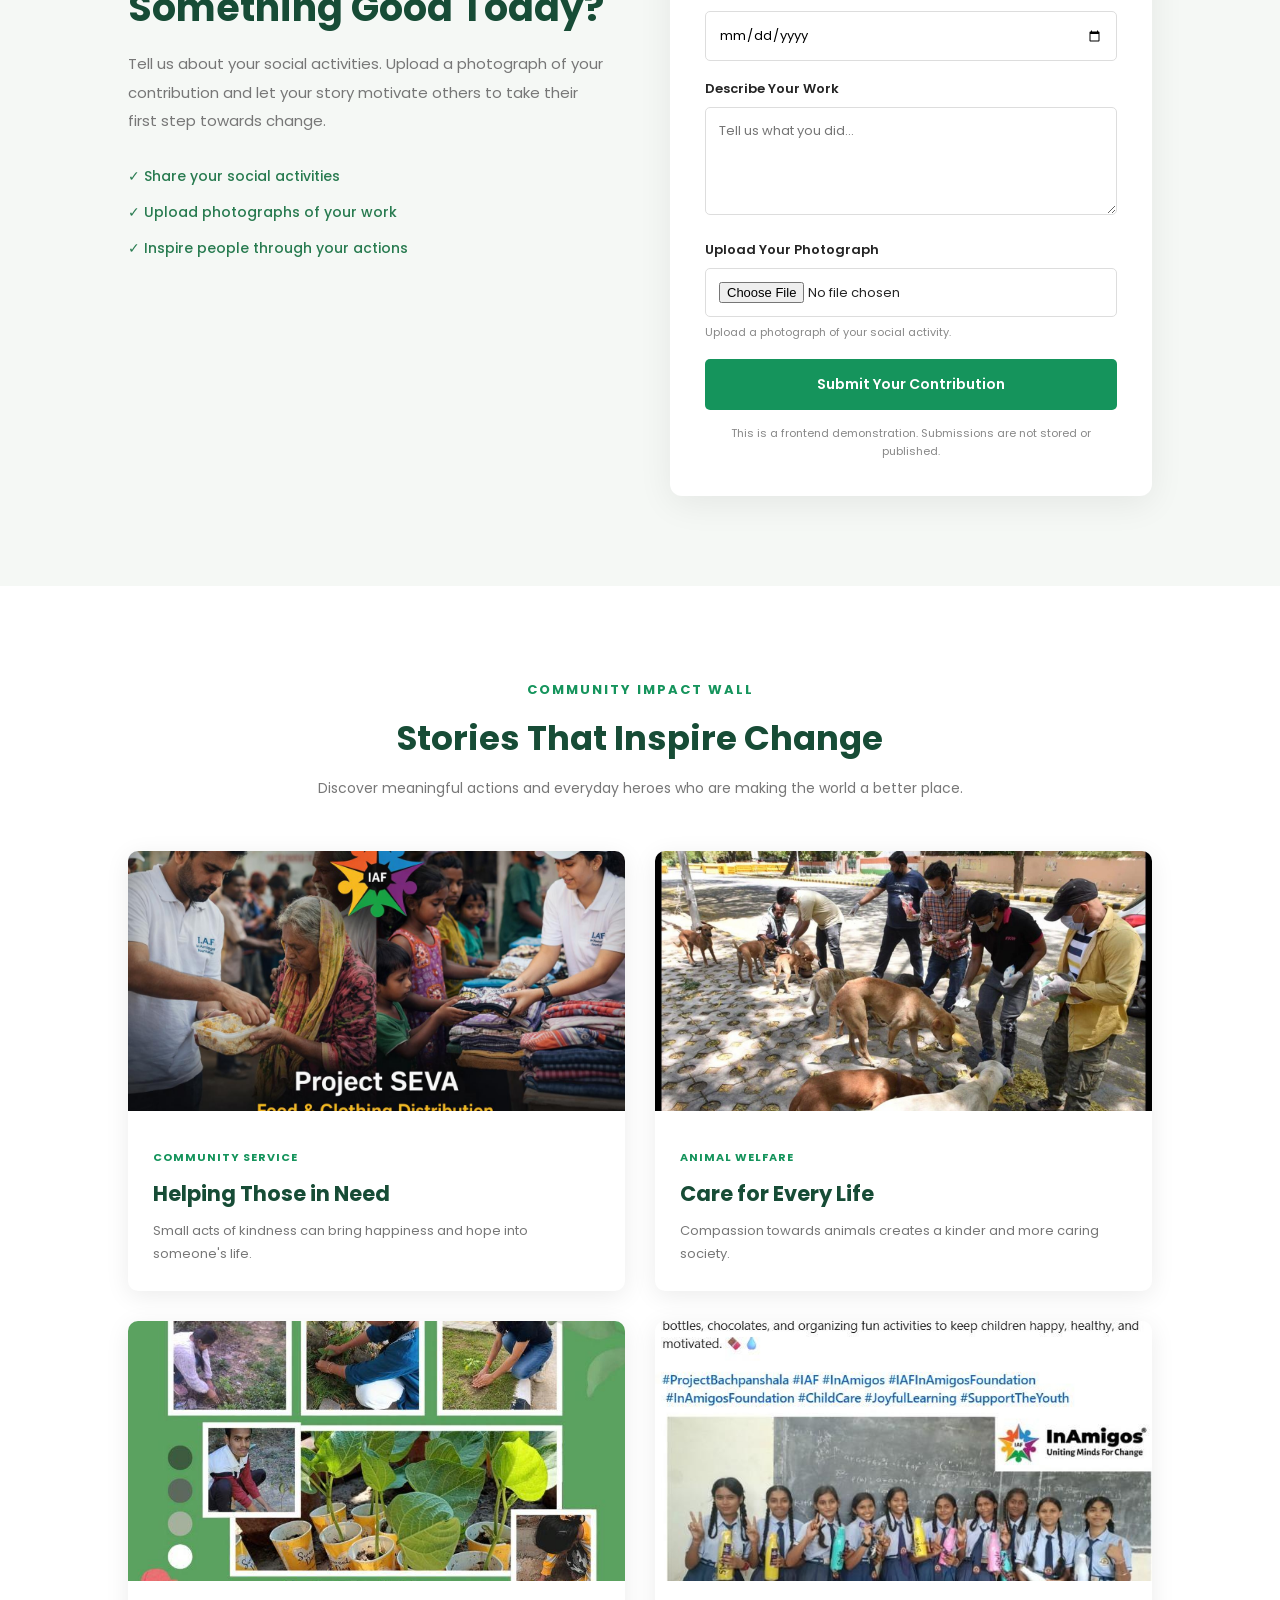
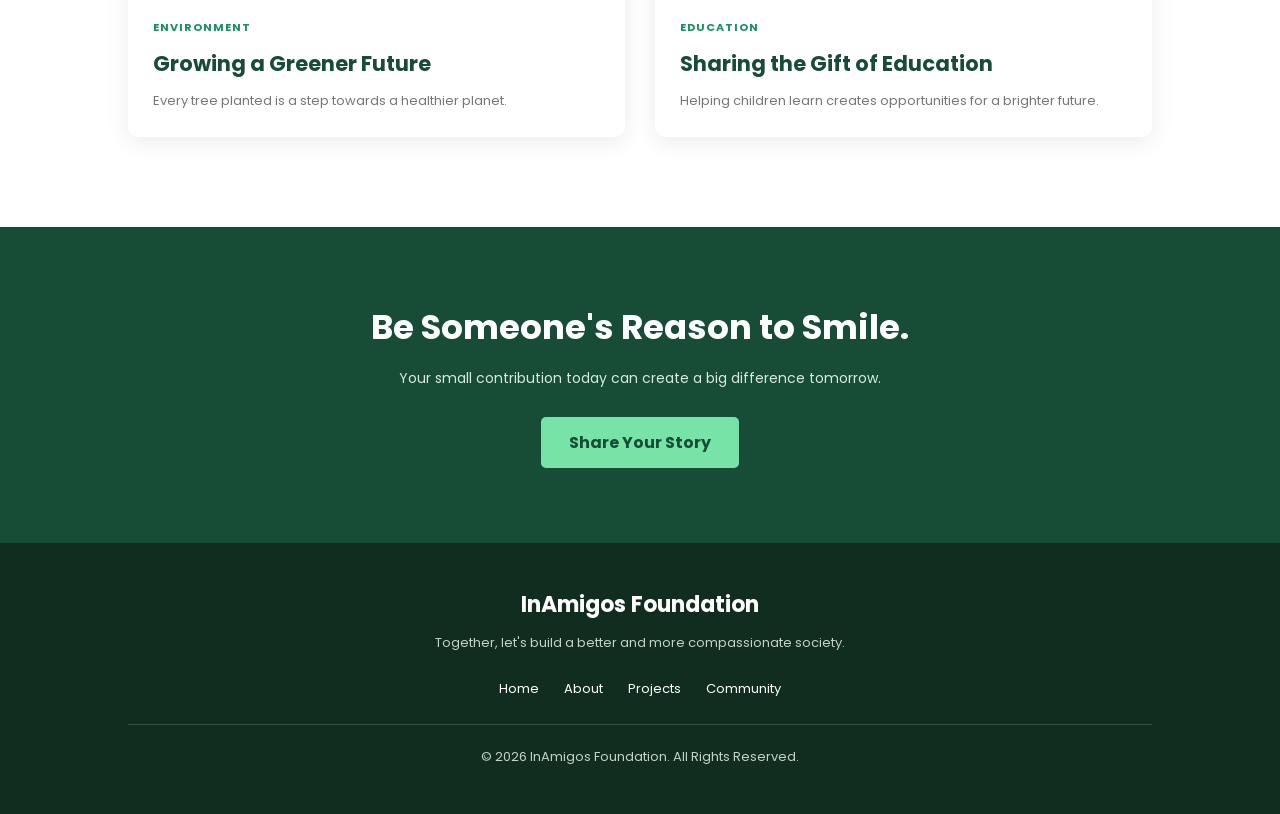
<file: community.html>
<!DOCTYPE html>
<html lang="en">
<head>
    <meta charset="UTF-8">
    <meta name="viewport" content="width=device-width, initial-scale=1.0">
    <title>Community Impact Wall | InAmigos Foundation</title>

    <link rel="stylesheet" href="community.css">

    <link href="https://fonts.googleapis.com/css2?family=Poppins:wght@300;400;500;600;700;800&display=swap" rel="stylesheet">
</head>

<body>

    <!-- NAVBAR -->
    <header>
    <nav class="navbar">

        <!-- LOGO -->
        <a href="index.html#home" class="logo">
            <img src="images/logo.jpg" alt="InAmigos Foundation Logo">
            <span>InAmigos <span class="green-text">Foundation</span></span>
        </a>

        <!-- NAVIGATION LINKS -->
        <ul class="nav-links">

            <li><a href="index.html#home">Home</a></li>

            <li><a href="about.html">About Us</a></li>

            <li><a href="projects.html">Projects</a></li>

            <li><a href="index.html#impact">Our Impact</a></li>

            <li><a href="community.html" class="active">Community</a></li>

            <li><a href="volunteer.html">Become a Volunteer</a></li>

            <li><a href="index.html#contact">Contact</a></li>

        </ul>

        <!-- JOIN BUTTON -->
        <a href="volunteer.html" class="nav-btn">Join Us</a>

    </nav>
</header>


    <!-- HERO SECTION -->
    <section class="community-hero">

        <div class="hero-content">
            <span class="hero-tag">BE THE CHANGE</span>

            <h1>
                Every Small Action<br>
                Creates a <span>Big Impact.</span>
            </h1>

            <p>
                Every act of kindness deserves to be seen.
                Share your social work, inspire others and
                become a part of a community that believes
                in making a difference.
            </p>

            <a href="#share-work" class="hero-btn">
                Share Your Good Work
            </a>
        </div>

    </section>


    <!-- INTRODUCTION SECTION -->
    <section class="community-intro">

        <div class="section-heading">
            <span>OUR COMMUNITY</span>
            <h2>Small Efforts. Meaningful Changes.</h2>

            <p>
                You don't need to do something extraordinary to
                make a difference. Whether you help someone,
                plant a tree or feed a hungry animal, your actions
                can inspire hundreds of others.
            </p>
        </div>

        <div class="community-stats">

            <div class="stat-card">
                <h3>01</h3>
                <p>Take Action</p>
            </div>

            <div class="stat-card">
                <h3>02</h3>
                <p>Share Your Story</p>
            </div>

            <div class="stat-card">
                <h3>03</h3>
                <p>Inspire Others</p>
            </div>

        </div>

    </section>


    <!-- SHARE YOUR WORK SECTION -->
    <section class="share-section" id="share-work">

        <div class="share-container">

            <div class="share-info">

                <span class="section-label">YOUR ACTION MATTERS</span>

                <h2>Have You Done Something Good Today?</h2>

                <p>
                    Tell us about your social activities.
                    Upload a photograph of your contribution
                    and let your story motivate others to
                    take their first step towards change.
                </p>

                <div class="share-points">
                    <p>✓ Share your social activities</p>
                    <p>✓ Upload photographs of your work</p>
                    <p>✓ Inspire people through your actions</p>
                </div>

            </div>


            <!-- SUBMISSION FORM -->
            <div class="form-container">

                <h2>Share Your Good Work</h2>

                <p class="form-subtitle">
                    Every contribution counts. Share yours!
                </p>

                <form action="#" method="post">

                    <div class="input-group">
                        <label for="name">Full Name</label>
                        <input
                            type="text"
                            id="name"
                            placeholder="Enter your name"
                            required
                        >
                    </div>


                    <div class="input-group">
                        <label for="category">Activity Category</label>

                        <select id="category" required>
                            <option value="">Select a category</option>
                            <option>Education</option>
                            <option>Environment</option>
                            <option>Animal Welfare</option>
                            <option>Food Distribution</option>
                            <option>Community Service</option>
                            <option>Other</option>
                        </select>
                    </div>


                    <div class="input-group">
                        <label for="date">Activity Date</label>

                        <input
                            type="date"
                            id="date"
                            required
                        >
                    </div>


                    <div class="input-group">
                        <label for="description">Describe Your Work</label>

                        <textarea
                            id="description"
                            rows="4"
                            placeholder="Tell us what you did..."
                            required
                        ></textarea>
                    </div>


                    <div class="input-group">
                        <label for="photo">Upload Your Photograph</label>

                        <input
                            type="file"
                            id="photo"
                            accept="image/*"
                            required
                        >

                        <small>
                            Upload a photograph of your social activity.
                        </small>
                    </div>


                    <button type="submit" class="submit-btn">
                        Submit Your Contribution
                    </button>

                    <p class="form-note">
                        This is a frontend demonstration.
                        Submissions are not stored or published.
                    </p>

                </form>

            </div>

        </div>

    </section>


    <!-- COMMUNITY GALLERY -->
    <section class="impact-wall" id="impact-wall">

        <div class="section-heading">

            <span>COMMUNITY IMPACT WALL</span>

            <h2>Stories That Inspire Change</h2>

            <p>
                Discover meaningful actions and everyday heroes
                who are making the world a better place.
            </p>

        </div>


        <div class="gallery-container">

            <div class="gallery-card">

                <img src="images/seva.jpg" alt="Community service activity">

                <div class="gallery-content">
                    <span>COMMUNITY SERVICE</span>
                    <h3>Helping Those in Need</h3>
                    <p>
                        Small acts of kindness can bring
                        happiness and hope into someone's life.
                    </p>
                </div>

            </div>


            <div class="gallery-card">

                <img src="images/jeev.jpg" alt="Animal welfare activity">

                <div class="gallery-content">
                    <span>ANIMAL WELFARE</span>
                    <h3>Care for Every Life</h3>
                    <p>
                        Compassion towards animals creates
                        a kinder and more caring society.
                    </p>
                </div>

            </div>


            <div class="gallery-card">

                <img src="images/prakriti.jpg" alt="Tree plantation activity">

                <div class="gallery-content">
                    <span>ENVIRONMENT</span>
                    <h3>Growing a Greener Future</h3>
                    <p>
                        Every tree planted is a step towards
                        a healthier planet.
                    </p>
                </div>

            </div>


            <div class="gallery-card">

                <img src="images/bachpanshala.jpg" alt="Children's education activity">

                <div class="gallery-content">
                    <span>EDUCATION</span>
                    <h3>Sharing the Gift of Education</h3>
                    <p>
                        Helping children learn creates
                        opportunities for a brighter future.
                    </p>
                </div>

            </div>

        </div>

    </section>


    <!-- FINAL CTA -->
    <section class="community-cta">

        <h2>Be Someone's Reason to Smile.</h2>

        <p>
            Your small contribution today can create
            a big difference tomorrow.
        </p>

        <a href="#share-work">Share Your Story</a>

    </section>


    <!-- FOOTER -->
    <footer class="footer">

        <h3>InAmigos Foundation</h3>

        <p>
            Together, let's build a better and more
            compassionate society.
        </p>

        <div class="footer-links">
            <a href="index.html">Home</a>
            <a href="index.html#about">About</a>
            <a href="index.html#projects">Projects</a>
            <a href="community.html">Community</a>
        </div>

        <p class="copyright">
            © 2026 InAmigos Foundation. All Rights Reserved.
        </p>

    </footer>

</body>
</html>
</file>
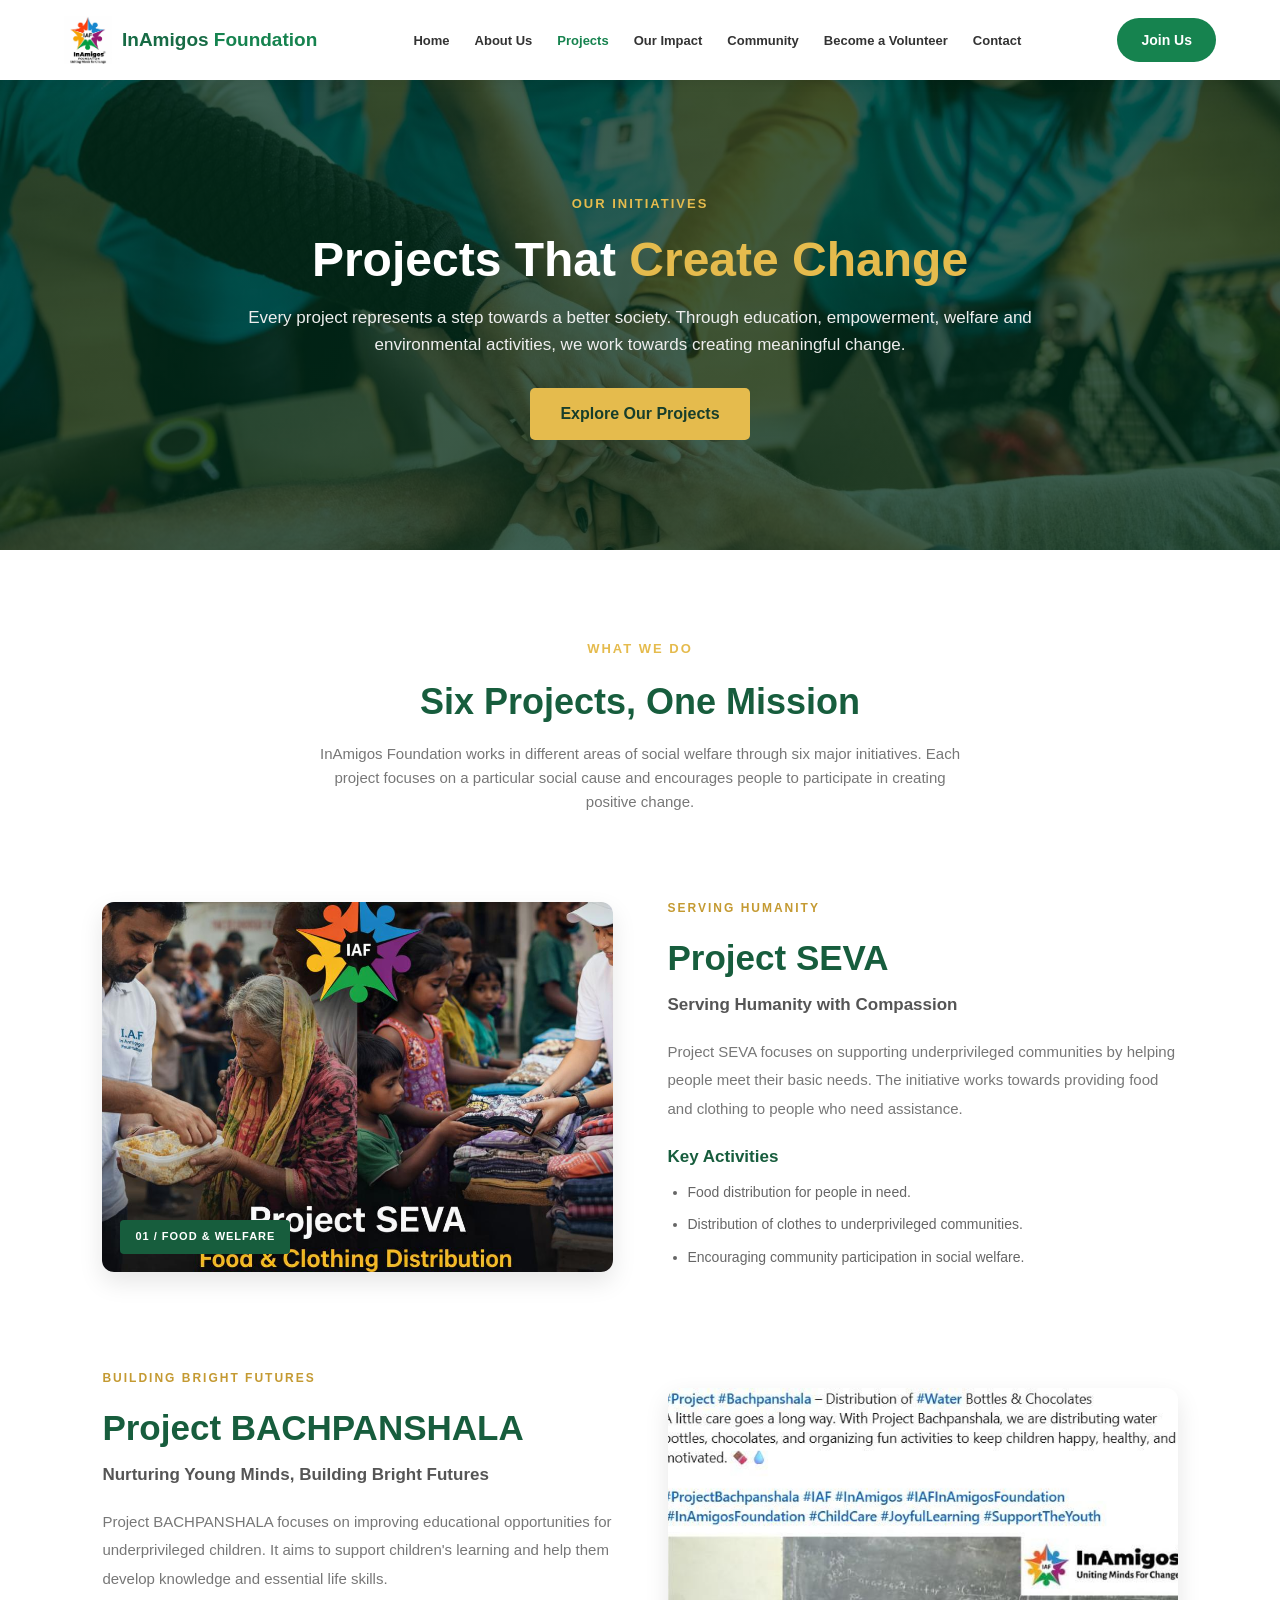
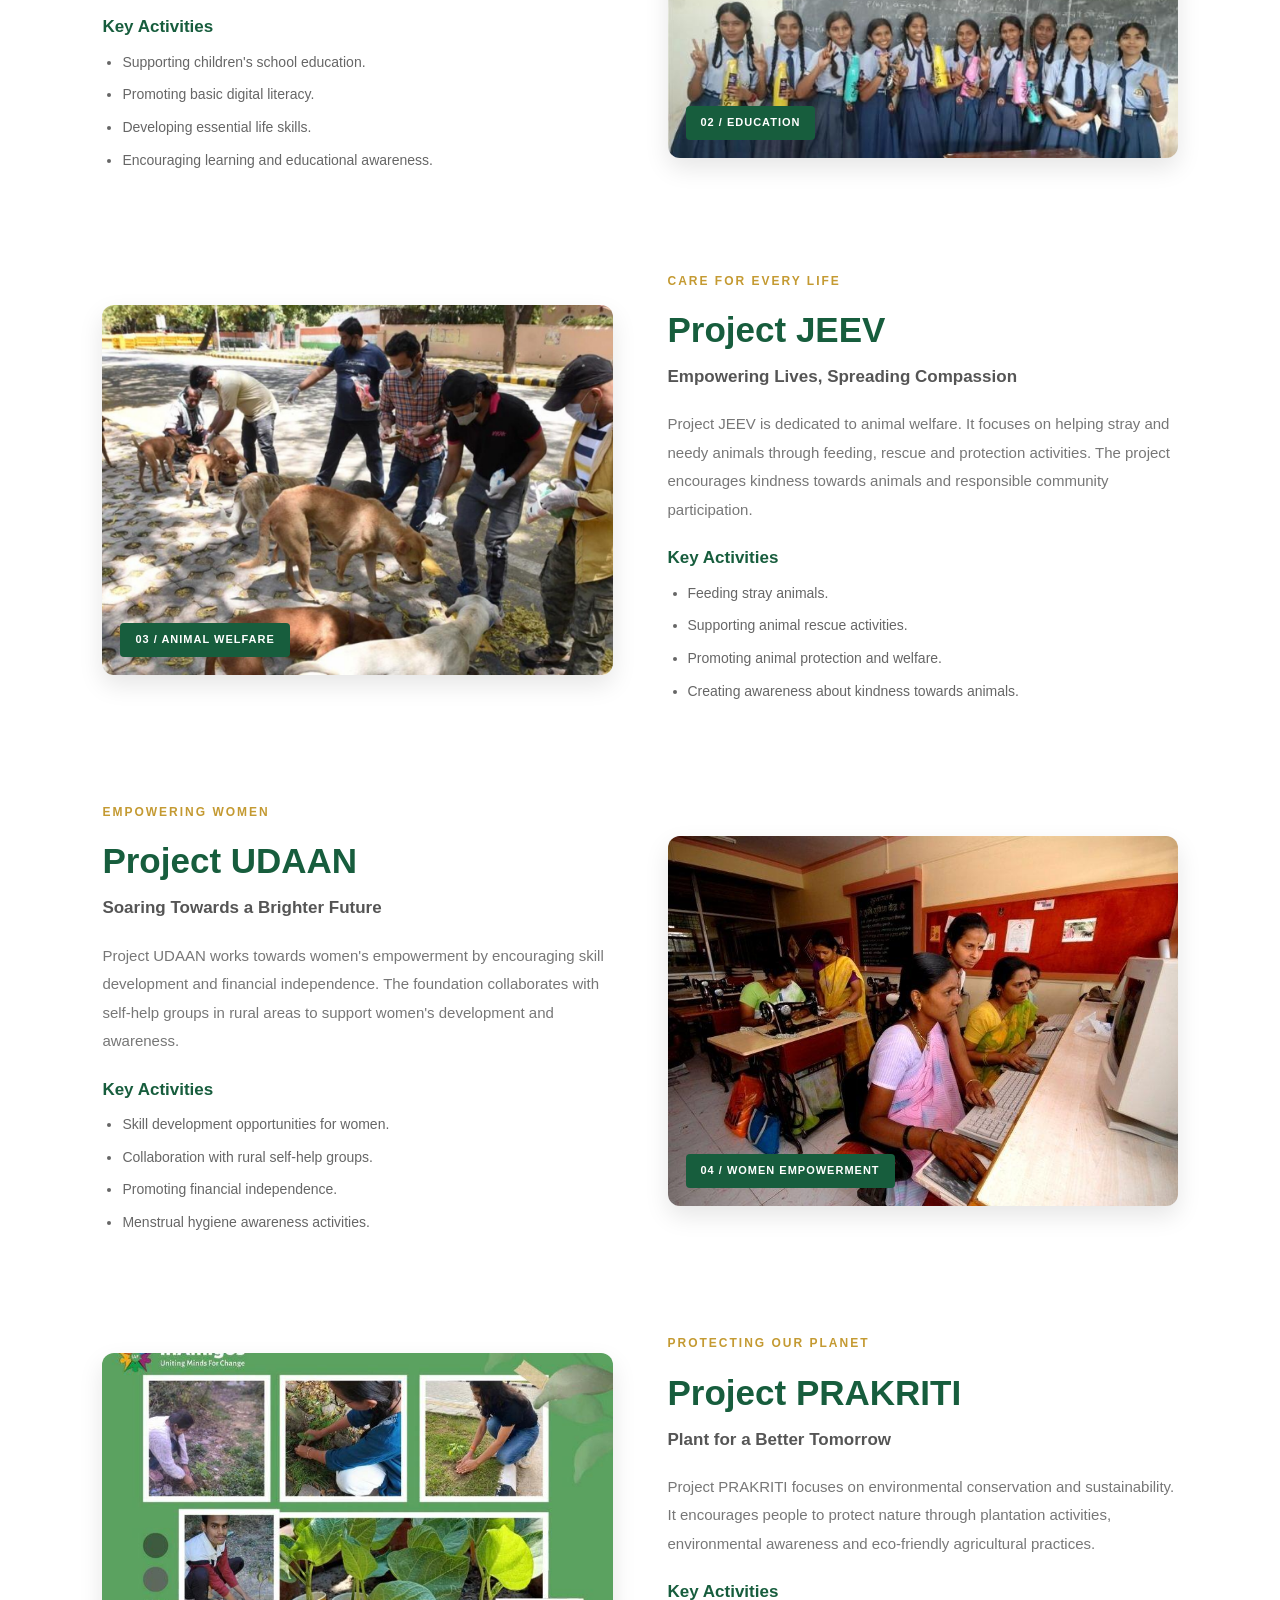
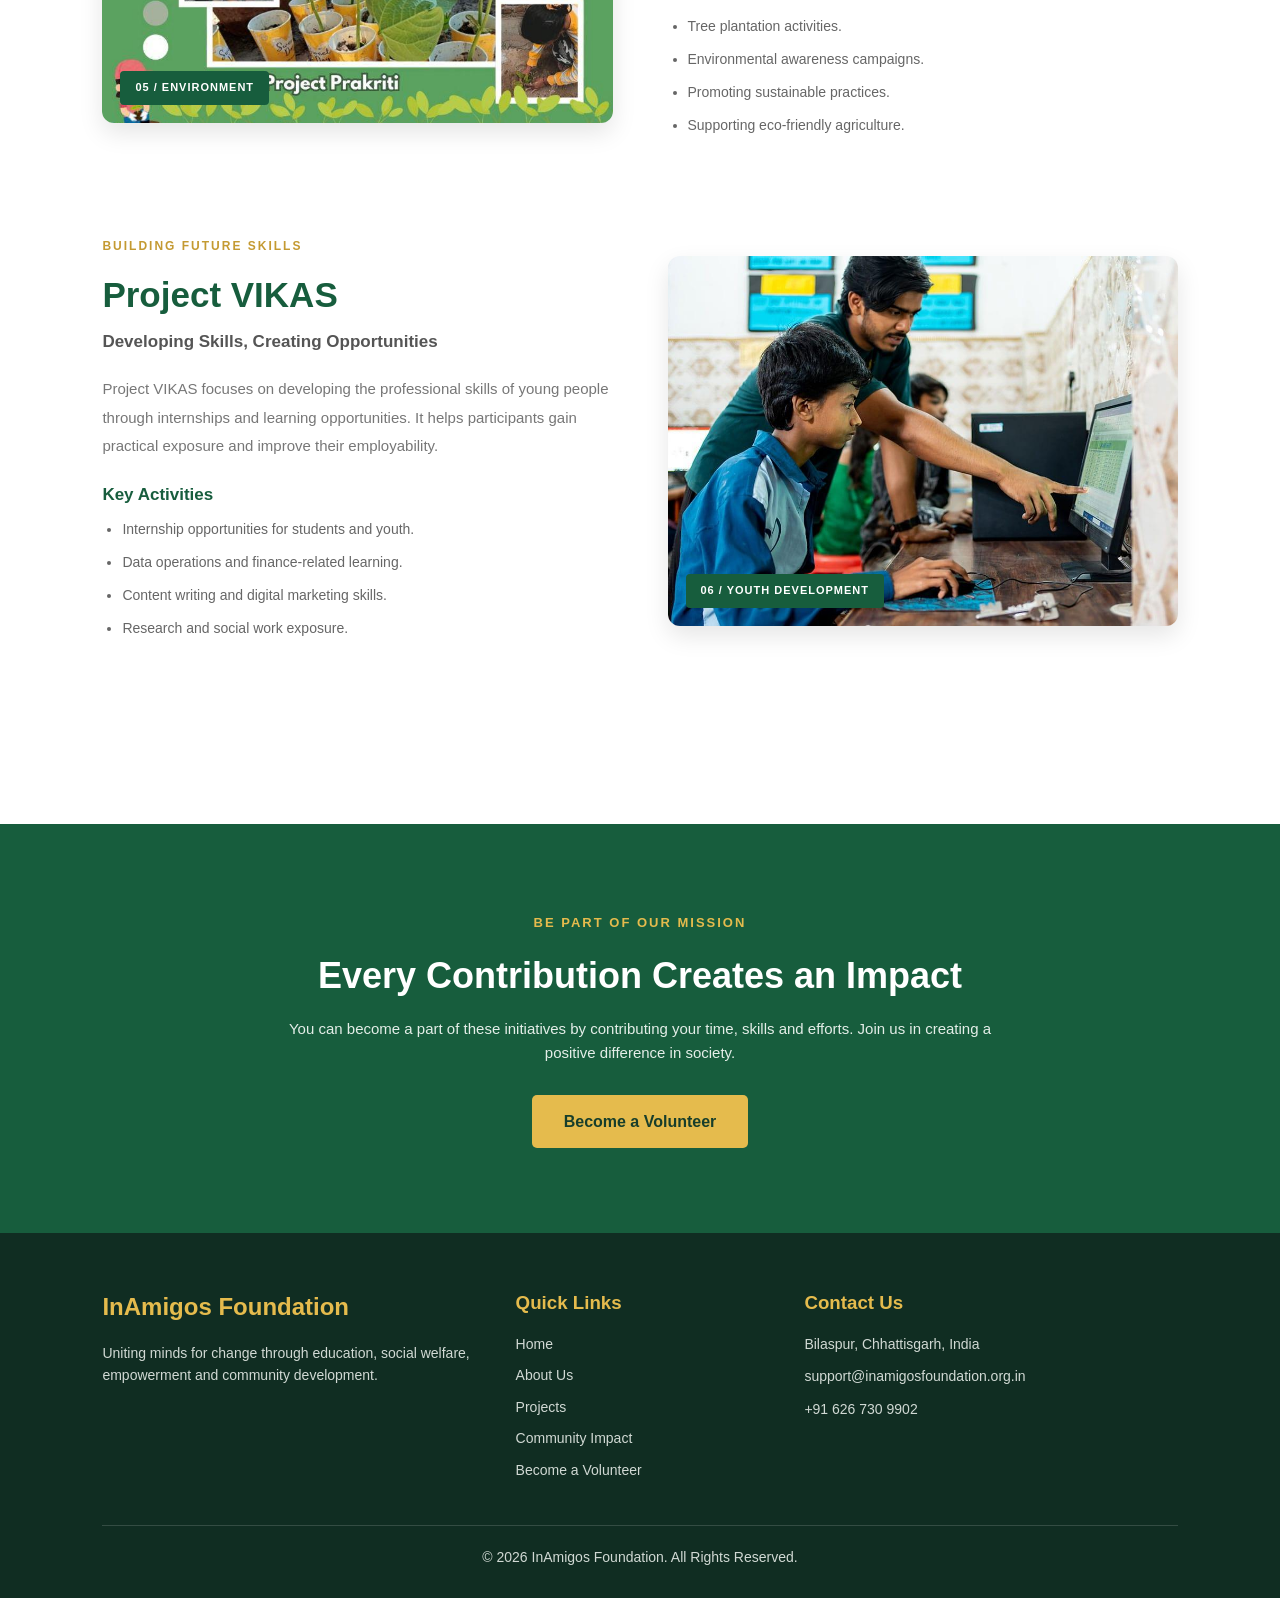
<file: projects.html>
<!DOCTYPE html>
<html lang="en">

<head>
    <meta charset="UTF-8">
    <meta name="viewport" content="width=device-width, initial-scale=1.0">

    <title>Our Projects | InAmigos Foundation</title>

    <link rel="stylesheet" href="projects.css">

</head>

<body>


    <!-- NAVBAR -->

    <header>
    <nav class="navbar">

        <!-- LOGO -->
        <a href="index.html#home" class="logo">
            <img src="images/logo.jpg" alt="InAmigos Foundation Logo">
            <span>InAmigos <span class="green-text">Foundation</span></span>
        </a>

        <!-- NAVIGATION LINKS -->
        <ul class="nav-links">

            <li><a href="index.html#home">Home</a></li>

            <li><a href="about.html">About Us</a></li>

            <li><a href="projects.html" class="active">Projects</a></li>

            <li><a href="index.html#impact">Our Impact</a></li>

            <li><a href="community.html">Community</a></li>

            <li><a href="volunteer.html">Become a Volunteer</a></li>

            <li><a href="index.html#contact">Contact</a></li>

        </ul>

        <!-- JOIN BUTTON -->
        <a href="volunteer.html" class="nav-btn">Join Us</a>

    </nav>
</header>



    <!-- HERO SECTION -->

    <section class="projects-hero">

        <div class="hero-content">

            <span class="hero-tag">OUR INITIATIVES</span>

            <h1>Projects That <span>Create Change</span></h1>

            <p>
                Every project represents a step towards a better society.
                Through education, empowerment, welfare and environmental
                activities, we work towards creating meaningful change.
            </p>

            <a href="#all-projects" class="hero-btn">
                Explore Our Projects
            </a>

        </div>

    </section>



    <!-- INTRODUCTION -->

    <section class="projects-intro">

        <span class="section-tag">WHAT WE DO</span>

        <h2>Six Projects, One Mission</h2>

        <p>
            InAmigos Foundation works in different areas of social welfare
            through six major initiatives. Each project focuses on a
            particular social cause and encourages people to participate
            in creating positive change.
        </p>

    </section>



    <!-- ALL PROJECTS -->

    <section class="all-projects" id="all-projects">


        <!-- PROJECT SEVA -->

        <div class="project-row">

            <div class="project-image">

                <img src="images/seva.jpg" alt="Project SEVA">

                <span class="project-label">01 / FOOD & WELFARE</span>

            </div>


            <div class="project-info">

                <span class="project-tag">SERVING HUMANITY</span>

                <h2>Project SEVA</h2>

                <h4>Serving Humanity with Compassion</h4>

                <p>
                    Project SEVA focuses on supporting underprivileged
                    communities by helping people meet their basic needs.
                    The initiative works towards providing food and
                    clothing to people who need assistance.
                </p>

                <h3>Key Activities</h3>

                <ul>

                    <li>Food distribution for people in need.</li>

                    <li>Distribution of clothes to underprivileged communities.</li>

                    <li>Encouraging community participation in social welfare.</li>

                </ul>

            </div>

        </div>



        <!-- PROJECT BACHPANSHALA -->

        <div class="project-row reverse">

            <div class="project-image">

                <img src="images/bachpanshala.jpg" alt="Project BACHPANSHALA">

                <span class="project-label">02 / EDUCATION</span>

            </div>


            <div class="project-info">

                <span class="project-tag">BUILDING BRIGHT FUTURES</span>

                <h2>Project BACHPANSHALA</h2>

                <h4>Nurturing Young Minds, Building Bright Futures</h4>

                <p>
                    Project BACHPANSHALA focuses on improving educational
                    opportunities for underprivileged children. It aims
                    to support children's learning and help them develop
                    knowledge and essential life skills.
                </p>

                <h3>Key Activities</h3>

                <ul>

                    <li>Supporting children's school education.</li>

                    <li>Promoting basic digital literacy.</li>

                    <li>Developing essential life skills.</li>

                    <li>Encouraging learning and educational awareness.</li>

                </ul>

            </div>

        </div>



        <!-- PROJECT JEEV -->

        <div class="project-row">

            <div class="project-image">

                <img src="images/jeev.jpg" alt="Project JEEV">

                <span class="project-label">03 / ANIMAL WELFARE</span>

            </div>


            <div class="project-info">

                <span class="project-tag">CARE FOR EVERY LIFE</span>

                <h2>Project JEEV</h2>

                <h4>Empowering Lives, Spreading Compassion</h4>

                <p>
                    Project JEEV is dedicated to animal welfare.
                    It focuses on helping stray and needy animals
                    through feeding, rescue and protection activities.
                    The project encourages kindness towards animals
                    and responsible community participation.
                </p>

                <h3>Key Activities</h3>

                <ul>

                    <li>Feeding stray animals.</li>

                    <li>Supporting animal rescue activities.</li>

                    <li>Promoting animal protection and welfare.</li>

                    <li>Creating awareness about kindness towards animals.</li>

                </ul>

            </div>

        </div>



        <!-- PROJECT UDAAN -->

        <div class="project-row reverse">

            <div class="project-image">

                <img src="images/udaan.jpg" alt="Project UDAAN">

                <span class="project-label">04 / WOMEN EMPOWERMENT</span>

            </div>


            <div class="project-info">

                <span class="project-tag">EMPOWERING WOMEN</span>

                <h2>Project UDAAN</h2>

                <h4>Soaring Towards a Brighter Future</h4>

                <p>
                    Project UDAAN works towards women's empowerment
                    by encouraging skill development and financial
                    independence. The foundation collaborates with
                    self-help groups in rural areas to support women's
                    development and awareness.
                </p>

                <h3>Key Activities</h3>

                <ul>

                    <li>Skill development opportunities for women.</li>

                    <li>Collaboration with rural self-help groups.</li>

                    <li>Promoting financial independence.</li>

                    <li>Menstrual hygiene awareness activities.</li>

                </ul>

            </div>

        </div>



        <!-- PROJECT PRAKRITI -->

        <div class="project-row">

            <div class="project-image">

                <img src="images/prakriti.jpg" alt="Project PRAKRITI">

                <span class="project-label">05 / ENVIRONMENT</span>

            </div>


            <div class="project-info">

                <span class="project-tag">PROTECTING OUR PLANET</span>

                <h2>Project PRAKRITI</h2>

                <h4>Plant for a Better Tomorrow</h4>

                <p>
                    Project PRAKRITI focuses on environmental
                    conservation and sustainability. It encourages
                    people to protect nature through plantation
                    activities, environmental awareness and
                    eco-friendly agricultural practices.
                </p>

                <h3>Key Activities</h3>

                <ul>

                    <li>Tree plantation activities.</li>

                    <li>Environmental awareness campaigns.</li>

                    <li>Promoting sustainable practices.</li>

                    <li>Supporting eco-friendly agriculture.</li>

                </ul>

            </div>

        </div>



        <!-- PROJECT VIKAS -->

        <div class="project-row reverse">

            <div class="project-image">

                <img src="images/vikas.jpg" alt="Project VIKAS">

                <span class="project-label">06 / YOUTH DEVELOPMENT</span>

            </div>


            <div class="project-info">

                <span class="project-tag">BUILDING FUTURE SKILLS</span>

                <h2>Project VIKAS</h2>

                <h4>Developing Skills, Creating Opportunities</h4>

                <p>
                    Project VIKAS focuses on developing the professional
                    skills of young people through internships and
                    learning opportunities. It helps participants
                    gain practical exposure and improve their
                    employability.
                </p>

                <h3>Key Activities</h3>

                <ul>

                    <li>Internship opportunities for students and youth.</li>

                    <li>Data operations and finance-related learning.</li>

                    <li>Content writing and digital marketing skills.</li>

                    <li>Research and social work exposure.</li>

                </ul>

            </div>

        </div>


    </section>



    <!-- JOIN SECTION -->

    <section class="join-section">

        <div class="join-content">

            <span class="section-tag">BE PART OF OUR MISSION</span>

            <h2>Every Contribution Creates an Impact</h2>

            <p>
                You can become a part of these initiatives by
                contributing your time, skills and efforts.
                Join us in creating a positive difference in society.
            </p>

            <a href="volunteer.html" class="join-btn">
                Become a Volunteer
            </a>

        </div>

    </section>



    <!-- FOOTER -->

    <footer class="footer">

        <div class="footer-content">


            <div class="footer-about">

                <h2>InAmigos Foundation</h2>

                <p>
                    Uniting minds for change through education,
                    social welfare, empowerment and community development.
                </p>

            </div>



            <div class="footer-links">

                <h3>Quick Links</h3>

                <a href="index.html">Home</a>

                <a href="about.html">About Us</a>

                <a href="projects.html">Projects</a>

                <a href="community.html">Community Impact</a>

                <a href="volunteer.html">Become a Volunteer</a>

            </div>



            <div class="footer-contact">

                <h3>Contact Us</h3>

                <p>Bilaspur, Chhattisgarh, India</p>

                <p>support@inamigosfoundation.org.in</p>

                <p>+91 626 730 9902</p>

            </div>


        </div>


        <div class="footer-bottom">

            <p>
                © 2026 InAmigos Foundation. All Rights Reserved.
            </p>

        </div>

    </footer>


</body>

</html>
</file>
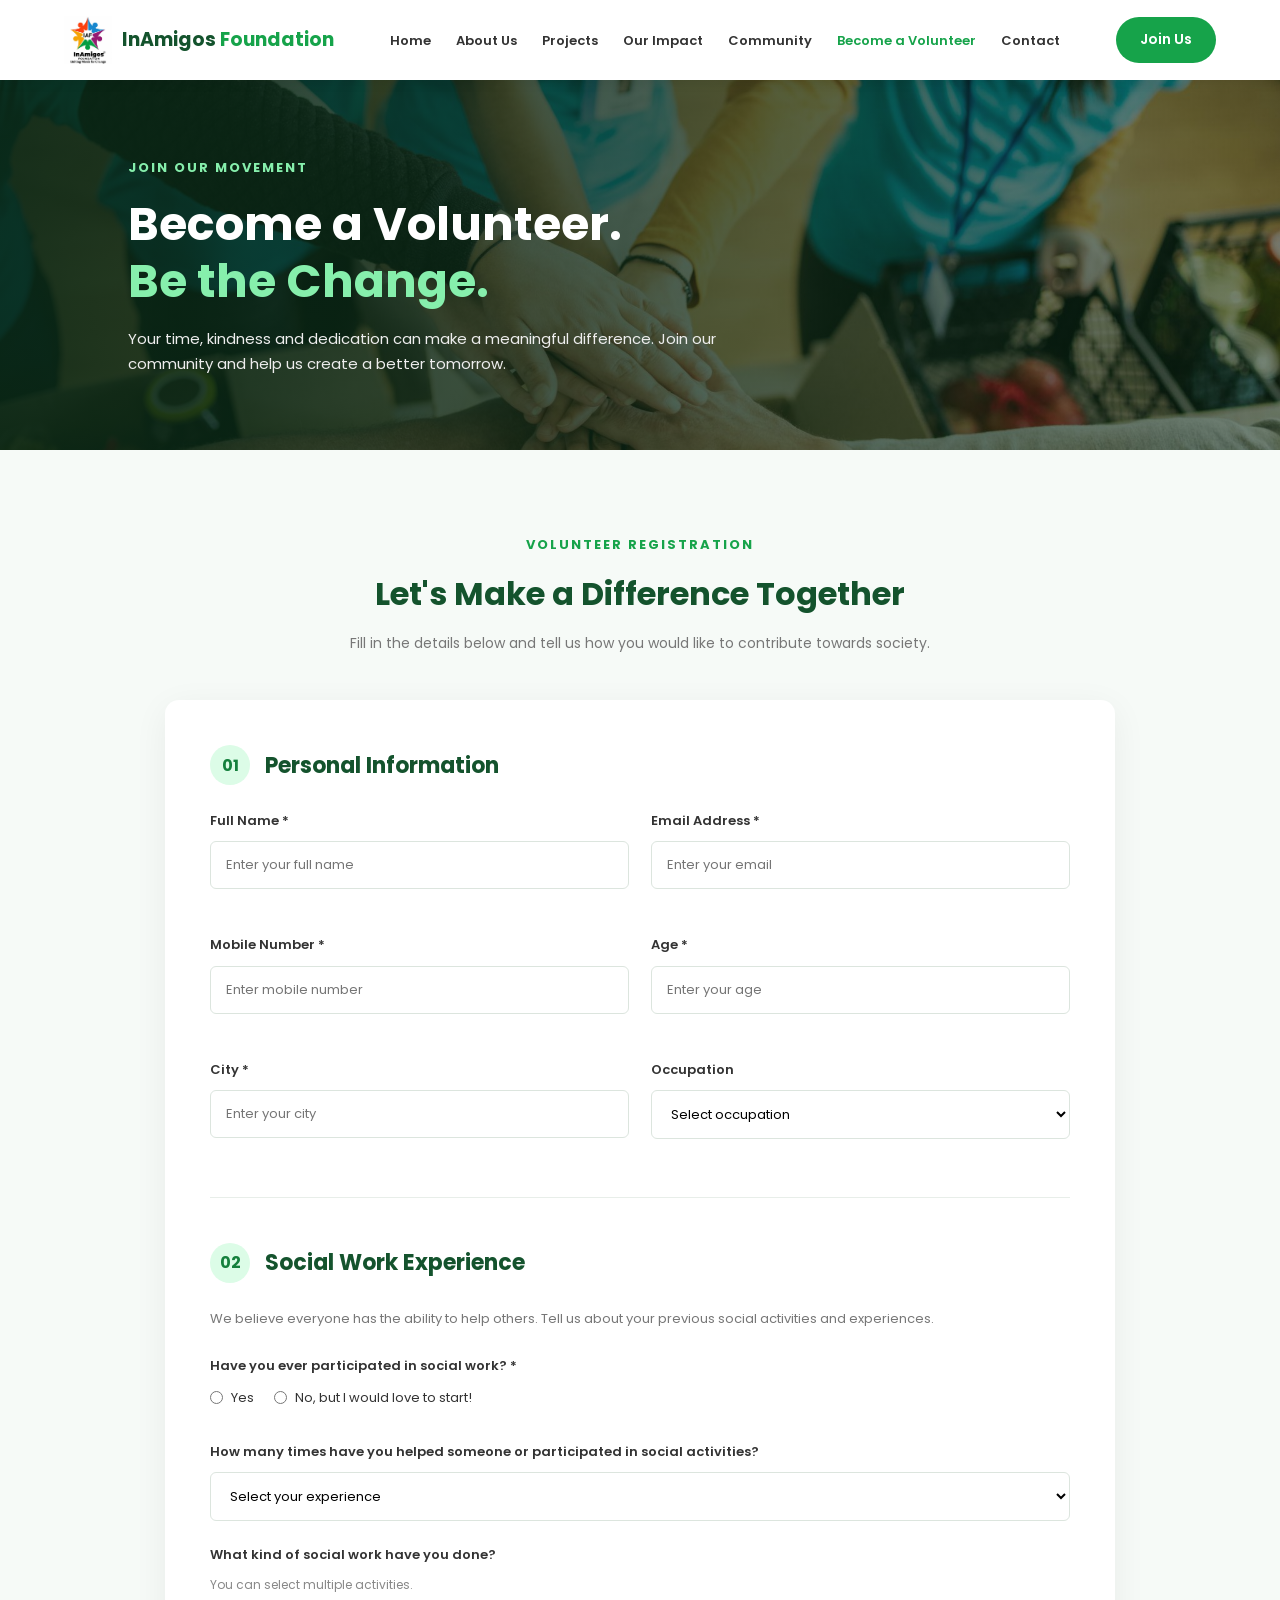
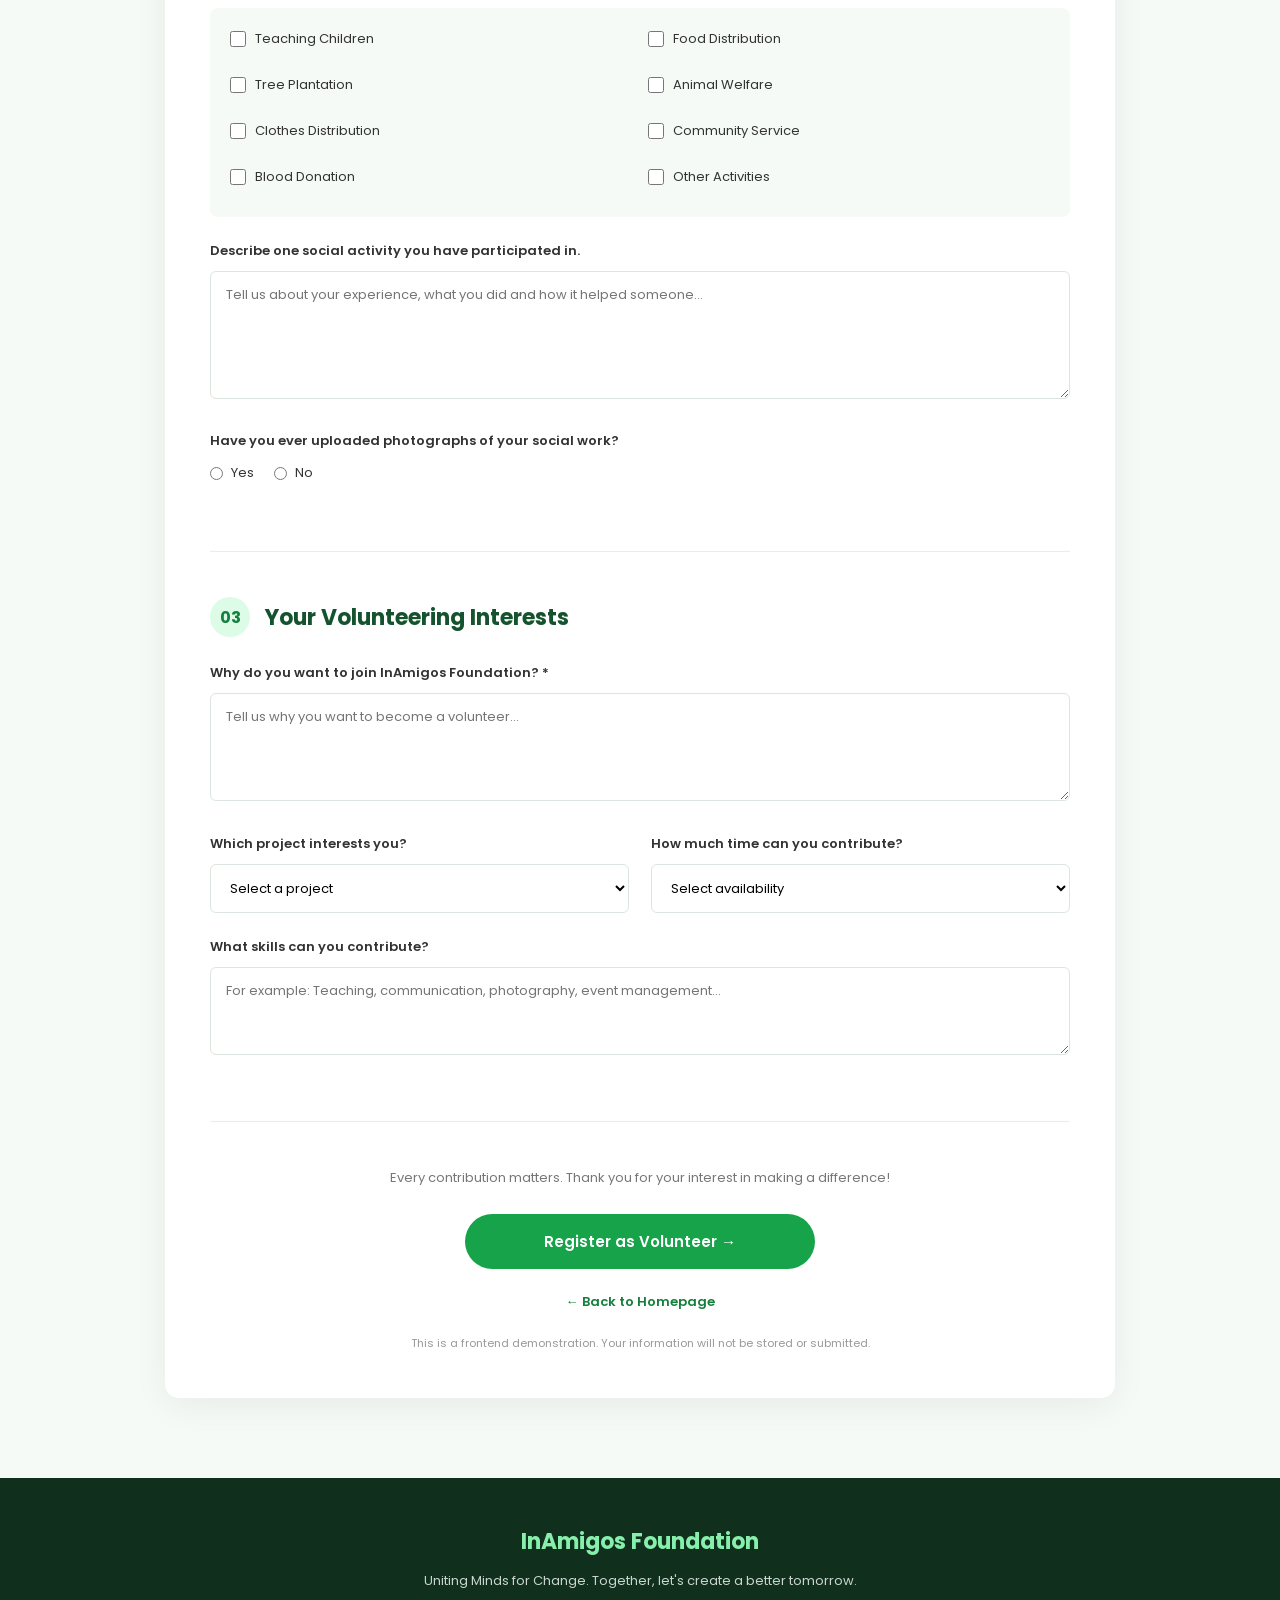
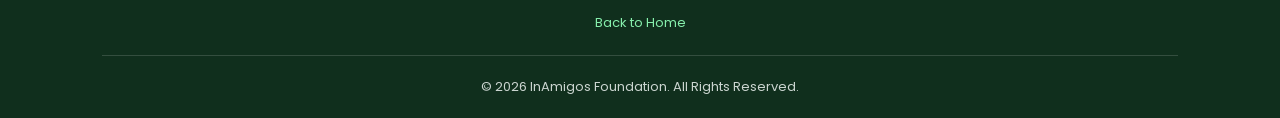
<file: volunteer.html>
<!DOCTYPE html>
<html lang="en">

<head>
    <meta charset="UTF-8">
    <meta name="viewport" content="width=device-width, initial-scale=1.0">

    <title>Volunteer Registration | InAmigos Foundation</title>

    <link rel="stylesheet" href="volunteer.css">

    <link href="https://fonts.googleapis.com/css2?family=Poppins:wght@300;400;500;600;700;800&display=swap"
        rel="stylesheet">
</head>

<body>

    <!-- NAVBAR -->

    <header>
    <nav class="navbar">

        <!-- LOGO -->
        <a href="index.html#home" class="logo">
            <img src="images/logo.jpg" alt="InAmigos Foundation Logo">
            <span>InAmigos <span class="green-text">Foundation</span></span>
        </a>

        <!-- NAVIGATION LINKS -->
        <ul class="nav-links">

            <li><a href="index.html#home">Home</a></li>

            <li><a href="about.html">About Us</a></li>

            <li><a href="projects.html">Projects</a></li>

            <li><a href="index.html#impact">Our Impact</a></li>

            <li><a href="community.html">Community</a></li>

            <li><a href="volunteer.html" class="active">Become a Volunteer</a></li>

            <li><a href="index.html#contact">Contact</a></li>

        </ul>

        <!-- JOIN BUTTON -->
        <a href="volunteer.html" class="nav-btn">Join Us</a>

    </nav>
</header>


    <!-- HERO SECTION -->

    <section class="volunteer-hero">

        <div class="hero-content">

            <span>JOIN OUR MOVEMENT</span>

            <h1>
                Become a Volunteer.
                <br>
                <span>Be the Change.</span>
            </h1>

            <p>
                Your time, kindness and dedication can make a
                meaningful difference. Join our community and
                help us create a better tomorrow.
            </p>

        </div>

    </section>


    <!-- REGISTRATION SECTION -->

    <section class="registration-section">

        <div class="registration-heading">

            <span>VOLUNTEER REGISTRATION</span>

            <h2>Let's Make a Difference Together</h2>

            <p>
                Fill in the details below and tell us how you
                would like to contribute towards society.
            </p>

        </div>


        <div class="form-container">

            <form action="#" method="post">


                <!-- SECTION A: PERSONAL INFORMATION -->

                <div class="form-section">

                    <div class="form-title">
                        <span>01</span>
                        <h3>Personal Information</h3>
                    </div>

                    <div class="form-grid">

                        <div class="input-group">
                            <label for="name">Full Name *</label>
                            <input type="text" id="name"
                                placeholder="Enter your full name" required>
                        </div>

                        <div class="input-group">
                            <label for="email">Email Address *</label>
                            <input type="email" id="email"
                                placeholder="Enter your email" required>
                        </div>

                        <div class="input-group">
                            <label for="phone">Mobile Number *</label>
                            <input type="tel" id="phone"
                                placeholder="Enter mobile number"
                                pattern="[0-9]{10}" required>
                        </div>

                        <div class="input-group">
                            <label for="age">Age *</label>
                            <input type="number" id="age"
                                min="16" max="100"
                                placeholder="Enter your age" required>
                        </div>

                        <div class="input-group">
                            <label for="city">City *</label>
                            <input type="text" id="city"
                                placeholder="Enter your city" required>
                        </div>

                        <div class="input-group">
                            <label for="occupation">Occupation</label>

                            <select id="occupation">
                                <option value="">Select occupation</option>
                                <option>Student</option>
                                <option>Working Professional</option>
                                <option>Business Owner</option>
                                <option>Teacher</option>
                                <option>Other</option>
                            </select>
                        </div>

                    </div>

                </div>


                <!-- SECTION B: SOCIAL WORK EXPERIENCE -->

                <div class="form-section social-section">

                    <div class="form-title">
                        <span>02</span>
                        <h3>Social Work Experience</h3>
                    </div>

                    <p class="section-description">
                        We believe everyone has the ability to help
                        others. Tell us about your previous social
                        activities and experiences.
                    </p>


                    <div class="input-group">

                        <label>
                            Have you ever participated in social work? *
                        </label>

                        <div class="radio-group">

                            <label>
                                <input type="radio" name="experience"
                                    value="Yes" required>
                                Yes
                            </label>

                            <label>
                                <input type="radio" name="experience"
                                    value="No">
                                No, but I would love to start!
                            </label>

                        </div>

                    </div>


                    <div class="input-group">

                        <label for="frequency">
                            How many times have you helped someone
                            or participated in social activities?
                        </label>

                        <select id="frequency">

                            <option value="">Select your experience</option>
                            <option>Once</option>
                            <option>2–5 times</option>
                            <option>6–10 times</option>
                            <option>More than 10 times</option>
                            <option>I regularly participate</option>
                            <option>Not yet, but I want to begin</option>

                        </select>

                    </div>


                    <div class="input-group">

                        <label>
                            What kind of social work have you done?
                        </label>

                        <p class="small-text">
                            You can select multiple activities.
                        </p>

                        <div class="checkbox-grid">

                            <label>
                                <input type="checkbox" name="socialwork"
                                    value="Education">
                                Teaching Children
                            </label>

                            <label>
                                <input type="checkbox" name="socialwork"
                                    value="Food Distribution">
                                Food Distribution
                            </label>

                            <label>
                                <input type="checkbox" name="socialwork"
                                    value="Environment">
                                Tree Plantation
                            </label>

                            <label>
                                <input type="checkbox" name="socialwork"
                                    value="Animal Welfare">
                                Animal Welfare
                            </label>

                            <label>
                                <input type="checkbox" name="socialwork"
                                    value="Clothes Distribution">
                                Clothes Distribution
                            </label>

                            <label>
                                <input type="checkbox" name="socialwork"
                                    value="Community Service">
                                Community Service
                            </label>

                            <label>
                                <input type="checkbox" name="socialwork"
                                    value="Blood Donation">
                                Blood Donation
                            </label>

                            <label>
                                <input type="checkbox" name="socialwork"
                                    value="Other">
                                Other Activities
                            </label>

                        </div>

                    </div>


                    <div class="input-group">

                        <label for="story">
                            Describe one social activity you have participated in.
                        </label>

                        <textarea id="story" rows="5"
                            placeholder="Tell us about your experience, what you did and how it helped someone..."></textarea>

                    </div>


                    <div class="input-group">

                        <label>
                            Have you ever uploaded photographs
                            of your social work?
                        </label>

                        <div class="radio-group">

                            <label>
                                <input type="radio" name="photographs"
                                    value="Yes">
                                Yes
                            </label>

                            <label>
                                <input type="radio" name="photographs"
                                    value="No">
                                No
                            </label>

                        </div>

                    </div>

                </div>


                <!-- SECTION C: VOLUNTEERING INTEREST -->

                <div class="form-section">

                    <div class="form-title">
                        <span>03</span>
                        <h3>Your Volunteering Interests</h3>
                    </div>

                    <div class="input-group">

                        <label for="reason">
                            Why do you want to join InAmigos Foundation? *
                        </label>

                        <textarea id="reason" rows="4"
                            placeholder="Tell us why you want to become a volunteer..."
                            required></textarea>

                    </div>


                    <div class="form-grid">

                        <div class="input-group">

                            <label for="project">
                                Which project interests you?
                            </label>

                            <select id="project">

                                <option value="">Select a project</option>
                                <option>Project SEVA</option>
                                <option>Project BACHPANSHALA</option>
                                <option>Project JEEV</option>
                                <option>Project UDAAN</option>
                                <option>Project PRAKRITI</option>
                                <option>Project VIKAS</option>
                                <option>Any Project</option>

                            </select>

                        </div>


                        <div class="input-group">

                            <label for="time">
                                How much time can you contribute?
                            </label>

                            <select id="time">

                                <option value="">Select availability</option>
                                <option>1–2 hours per week</option>
                                <option>3–5 hours per week</option>
                                <option>6–10 hours per week</option>
                                <option>More than 10 hours per week</option>
                                <option>Flexible</option>

                            </select>

                        </div>

                    </div>


                    <div class="input-group">

                        <label for="skills">
                            What skills can you contribute?
                        </label>

                        <textarea id="skills" rows="3"
                            placeholder="For example: Teaching, communication, photography, event management..."></textarea>

                    </div>

                </div>


                <!-- SUBMIT BUTTON -->

                <div class="submit-section">

                    <p>
                        Every contribution matters.
                        Thank you for your interest in making a difference!
                    </p>

                    <button type="submit" class="submit-btn">
                        Register as Volunteer →
                    </button>

                    <a href="index.html" class="back-link">
                        ← Back to Homepage
                    </a>

                    <small class="form-note">
                        This is a frontend demonstration.
                        Your information will not be stored or submitted.
                    </small>

                </div>


            </form>

        </div>

    </section>


    <!-- FOOTER -->

    <footer class="footer">

        <h3>InAmigos Foundation</h3>

        <p>
            Uniting Minds for Change.
            Together, let's create a better tomorrow.
        </p>

        <a href="index.html">Back to Home</a>

        <p class="copyright">
            © 2026 InAmigos Foundation. All Rights Reserved.
        </p>

    </footer>

</body>

</html>
</file>
<file: style.css>
/* ==============================
   GENERAL STYLING
============================== */

* {
    margin: 0;
    padding: 0;
    box-sizing: border-box;
}

html {
    scroll-behavior: smooth;
    scroll-padding-top: 90px;
}

body {
    font-family: 'Poppins', sans-serif;
    color: #333333;
    background-color: #ffffff;
    line-height: 1.7;
    width: 100%;
    overflow-x: hidden;
}

a {
    text-decoration: none;
}

img {
    max-width: 100%;
}

.section-padding {
    padding: 90px 8%;
}

.green-text {
    color: #16a34a;
}


/* ==============================
   NAVIGATION BAR
============================== */

header {
    width: 100%;
    position: sticky;
    top: 0;
    z-index: 1000;
    background-color: #ffffff;
    box-shadow: 0 3px 15px rgba(0, 0, 0, 0.07);
}

.navbar {
    width: 100%;
    min-height: 80px;
    padding: 12px 5%;
    display: flex;
    align-items: center;
    justify-content: space-between;
    gap: 20px;
}

/* LOGO */

.logo {
    display: flex;
    align-items: center;
    gap: 10px;
    color: #14532d;
    font-size: 20px;
    font-weight: 700;
    white-space: nowrap;
    flex-shrink: 0;
}

.logo img {
    width: 48px;
    height: 48px;
    object-fit: contain;
}

/* NAVIGATION LINKS */

.nav-links {
    display: flex;
    align-items: center;
    justify-content: center;
    gap: 25px;
    list-style: none;
    margin: 0;
    padding: 0;
}

.nav-links li {
    list-style: none;
}

.nav-links a {
    color: #333333;
    font-size: 13px;
    font-weight: 500;
    white-space: nowrap;
    transition: 0.3s;
}

.nav-links a:hover,
.nav-links a.active {
    color: #16a34a;
}

/* JOIN US BUTTON */

.nav-btn {
    display: inline-block;
    background-color: #16a34a;
    color: white;
    padding: 11px 25px;
    border-radius: 30px;
    font-size: 14px;
    font-weight: 600;
    white-space: nowrap;
    flex-shrink: 0;
    transition: 0.3s;
}

.nav-btn:hover {
    background-color: #14532d;
    transform: translateY(-3px);
}


/* ==============================
   HERO SECTION
============================== */

.hero {
    min-height: 650px;
    display: flex;
    align-items: center;
    padding: 100px 8%;

    background:
        linear-gradient(
            90deg,
            rgba(10, 40, 22, 0.88),
            rgba(10, 40, 22, 0.35)
        ),
        url("images/hero.jpg");

    background-size: cover;
    background-position: center;
    color: white;
}

.hero-content {
    max-width: 750px;
}

.hero-tag {
    display: inline-block;
    color: #bbf7d0;
    font-size: 13px;
    font-weight: 600;
    letter-spacing: 2px;
    margin-bottom: 20px;
}

.hero h1 {
    font-size: clamp(36px, 5vw, 62px);
    line-height: 1.2;
    font-weight: 700;
    margin-bottom: 25px;
}

.hero h1 span {
    display: block;
    color: #86efac;
}

.hero p {
    font-size: 16px;
    color: #eeeeee;
    max-width: 620px;
    margin-bottom: 35px;
}

.hero-buttons {
    display: flex;
    flex-wrap: wrap;
    gap: 15px;
}

.btn {
    display: inline-block;
    padding: 14px 27px;
    border-radius: 30px;
    font-size: 14px;
    font-weight: 600;
    transition: 0.3s;
}

.primary-btn {
    background-color: #16a34a;
    color: white;
}

.primary-btn:hover {
    background-color: #15803d;
    transform: translateY(-4px);
}

.secondary-btn {
    border: 2px solid white;
    color: white;
}

.secondary-btn:hover {
    background-color: white;
    color: #14532d;
}


/* ==============================
   SECTION HEADINGS
============================== */

.section-heading {
    text-align: center;
    max-width: 700px;
    margin: 0 auto 55px;
}

.section-heading span {
    display: inline-block;
    color: #16a34a;
    font-size: 13px;
    font-weight: 700;
    letter-spacing: 2px;
    margin-bottom: 10px;
}

.section-heading h2 {
    font-size: 35px;
    color: #14532d;
    margin-bottom: 12px;
    line-height: 1.3;
}

.section-heading p {
    font-size: 15px;
    color: #777777;
}


/* ==============================
   ABOUT SECTION
============================== */

.about-container {
    display: grid;
    grid-template-columns: 1fr 1fr;
    align-items: center;
    gap: 55px;
}

.about-image img {
    width: 100%;
    height: 430px;
    object-fit: cover;
    border-radius: 15px;
    box-shadow: 0 12px 30px rgba(0, 0, 0, 0.10);
}

.about-content h3 {
    font-size: 26px;
    color: #14532d;
    margin-bottom: 18px;
}

.about-content p {
    color: #666666;
    font-size: 14px;
    margin-bottom: 15px;
}

.about-points {
    display: grid;
    grid-template-columns: 1fr 1fr;
    gap: 15px;
    margin-top: 25px;
}

.about-point {
    display: flex;
    align-items: center;
    gap: 10px;
}

.about-point span {
    background-color: #dcfce7;
    color: #16a34a;
    width: 25px;
    height: 25px;
    border-radius: 50%;
    display: flex;
    align-items: center;
    justify-content: center;
    font-weight: 700;
    flex-shrink: 0;
}

.about-point p {
    margin: 0;
    font-weight: 500;
    color: #444444;
}


/* ==============================
   PROJECTS SECTION
============================== */

.projects {
    background-color: #f7fbf8;
}

.project-container {
    display: grid;
    grid-template-columns: repeat(3, 1fr);
    gap: 30px;
}

.project-card {
    background-color: white;
    border-radius: 15px;
    overflow: hidden;
    box-shadow: 0 5px 20px rgba(0, 0, 0, 0.06);
    transition: 0.35s;
}

.project-card:hover {
    transform: translateY(-10px);
    box-shadow: 0 15px 35px rgba(0, 0, 0, 0.12);
}

.project-card img {
    width: 100%;
    height: 220px;
    object-fit: cover;
    transition: 0.4s;
}

.project-card:hover img {
    transform: scale(1.04);
}

.project-info {
    padding: 25px;
}

.project-number {
    color: #16a34a;
    font-size: 11px;
    font-weight: 700;
    letter-spacing: 1.5px;
}

.project-info h3 {
    color: #14532d;
    font-size: 21px;
    margin: 10px 0;
}

.project-info p {
    color: #777777;
    font-size: 13px;
    margin-bottom: 20px;
}

.impact-label {
    display: inline-block;
    background-color: #dcfce7;
    color: #15803d;
    padding: 6px 14px;
    border-radius: 20px;
    font-size: 11px;
    font-weight: 600;
}


/* ==============================
   IMPACT SECTION
============================== */

.impact {
    background-color: white;
}

.impact-container {
    display: grid;
    grid-template-columns: repeat(4, 1fr);
    gap: 25px;
}

.impact-card {
    text-align: center;
    padding: 35px 20px;
    border: 1px solid #e5eee7;
    border-radius: 15px;
    transition: 0.3s;
}

.impact-card:hover {
    background-color: #f0fdf4;
    transform: translateY(-7px);
    border-color: #86efac;
}

.impact-icon {
    font-size: 42px;
    margin-bottom: 15px;
}

.impact-card h3 {
    color: #14532d;
    font-size: 17px;
    margin-bottom: 12px;
}

.impact-card p {
    color: #777777;
    font-size: 13px;
}


/* ==============================
   JOIN US SECTION
============================== */

.join-section {
    padding: 100px 8%;

    background:
        linear-gradient(
            rgba(10, 55, 27, 0.88),
            rgba(10, 55, 27, 0.88)
        ),
        url("images/hero.jpg");

    background-size: cover;
    background-position: center;
    text-align: center;
    color: white;
}

.join-content {
    max-width: 750px;
    margin: auto;
}

.join-content span {
    color: #86efac;
    font-size: 13px;
    font-weight: 700;
    letter-spacing: 2px;
}

.join-content h2 {
    font-size: 38px;
    line-height: 1.3;
    margin: 15px 0 20px;
}

.join-content p {
    color: #e5e7eb;
    font-size: 15px;
    margin-bottom: 30px;
}

.join-btn {
    background-color: #16a34a;
    color: white;
}

.join-btn:hover {
    background-color: white;
    color: #14532d;
}


/* ==============================
   CONTACT SECTION
============================== */

.contact {
    background-color: #f7fbf8;
}

.contact-container {
    display: grid;
    grid-template-columns: repeat(3, 1fr);
    gap: 25px;
}

.contact-card {
    text-align: center;
    background-color: white;
    padding: 35px 25px;
    border-radius: 15px;
    box-shadow: 0 5px 20px rgba(0, 0, 0, 0.05);
    transition: 0.3s;
}

.contact-card:hover {
    transform: translateY(-7px);
}

.contact-icon {
    font-size: 40px;
    margin-bottom: 15px;
}

.contact-card h3 {
    color: #14532d;
    margin-bottom: 10px;
}

.contact-card p {
    color: #777777;
    font-size: 13px;
    margin-bottom: 20px;
}

.contact-card a {
    color: #16a34a;
    font-size: 14px;
    font-weight: 600;
}

.contact-card a:hover {
    color: #14532d;
}


/* ==============================
   FOOTER
============================== */

.footer {
    background-color: #102f1d;
    color: white;
    padding: 65px 8% 20px;
}

.footer-container {
    display: grid;
    grid-template-columns: 2fr 1fr 1fr;
    gap: 50px;
    margin-bottom: 45px;
}

.footer-about h2 {
    font-size: 24px;
    margin-bottom: 15px;
    color: #86efac;
}

.footer-about p {
    color: #cbd5d0;
    font-size: 14px;
    max-width: 400px;
}

.footer-links h3,
.footer-social h3 {
    font-size: 17px;
    margin-bottom: 20px;
}

.footer-links a,
.footer-social a {
    display: block;
    color: #cbd5d0;
    font-size: 13px;
    margin-bottom: 10px;
    transition: 0.3s;
}

.footer-links a:hover,
.footer-social a:hover {
    color: #86efac;
    padding-left: 5px;
}

.footer-bottom {
    border-top: 1px solid rgba(255, 255, 255, 0.15);
    padding-top: 20px;
    text-align: center;
}

.footer-bottom p {
    color: #aab9af;
    font-size: 12px;
}


/* ==============================
   TABLET RESPONSIVENESS
============================== */

@media (min-width: 601px) and (max-width: 1100px) {

    .navbar {
        flex-wrap: wrap;
        justify-content: space-between;
        padding: 15px 5%;
        gap: 15px;
    }

    .nav-links {
        order: 3;
        width: 100%;
        justify-content: center;
        flex-wrap: wrap;
        gap: 15px 25px;
    }

    .nav-links a {
        font-size: 13px;
    }

    .nav-btn {
        margin-left: auto;
    }

    .section-padding {
        padding: 75px 5%;
    }

    .project-container {
        grid-template-columns: repeat(2, 1fr);
    }

    .impact-container {
        grid-template-columns: repeat(2, 1fr);
    }

    .about-container {
        gap: 30px;
    }

    .hero {
        min-height: 550px;
        padding: 80px 7%;
    }

    .hero h1 {
        font-size: clamp(38px, 5vw, 52px);
    }

    .about-image img {
        height: 350px;
    }

    .contact-container {
        grid-template-columns: repeat(2, 1fr);
    }

    .footer-container {
        grid-template-columns: 1fr 1fr;
        gap: 35px;
    }

    .footer-about {
        grid-column: 1 / -1;
    }

}


/* ==============================
   MOBILE RESPONSIVENESS
============================== */

@media (max-width: 600px) {

    /* NAVBAR */

    .navbar {
        flex-direction: column;
        align-items: center;
        padding: 14px 5%;
        gap: 12px;
    }

    .logo {
        font-size: 17px;
        gap: 8px;
    }

    .logo img {
        width: 38px;
        height: 38px;
    }

    .nav-links {
        width: 100%;
        display: flex;
        justify-content: center;
        flex-wrap: wrap;
        gap: 10px 16px;
    }

    .nav-links a {
        font-size: 12px;
    }

    .nav-btn {
        margin-top: 3px;
        padding: 8px 18px;
        font-size: 12px;
    }

    /* HERO */

    .hero {
        min-height: 520px;
        padding: 65px 6%;
        background-position: center;
    }

    .hero h1 {
        font-size: clamp(32px, 8vw, 38px);
    }

    .hero p {
        font-size: 14px;
        line-height: 1.8;
    }

    .hero-buttons {
        flex-direction: column;
        align-items: stretch;
    }

    .hero-buttons .btn {
        text-align: center;
    }

    /* COMMON SECTIONS */

    .section-padding {
        padding: 60px 6%;
    }

    .section-heading {
        margin-bottom: 35px;
    }

    .section-heading h2 {
        font-size: 26px;
    }

    /* ABOUT */

    .about-container {
        grid-template-columns: 1fr;
    }

    .about-image img {
        height: 260px;
    }

    .about-points {
        grid-template-columns: 1fr;
    }

    .about-content h3 {
        font-size: 23px;
    }

    /* PROJECTS */

    .project-container {
        grid-template-columns: 1fr;
    }

    .project-card img {
        height: 220px;
    }

    /* IMPACT */

    .impact-container {
        grid-template-columns: 1fr;
    }

    /* JOIN US */

    .join-section {
        padding: 65px 6%;
    }

    .join-content h2 {
        font-size: 27px;
    }

    /* CONTACT */

    .contact-container {
        grid-template-columns: 1fr;
    }

    /* FOOTER */

    .footer-container {
        grid-template-columns: 1fr;
        gap: 25px;
        text-align: center;
    }

    .footer-about {
        grid-column: auto;
    }

    .footer-about p {
        margin: auto;
    }

    .footer {
        padding: 45px 6% 20px;
    }

    .footer-bottom p {
        font-size: 11px;
    }

}


/* ==============================
   SMALL MOBILE DEVICES
============================== */

@media (max-width: 380px) {

    .logo {
        font-size: 15px;
        gap: 6px;
    }

    .logo img {
        width: 34px;
        height: 34px;
    }

    .nav-links {
        gap: 9px 12px;
    }

    .nav-links a {
        font-size: 11px;
    }

    .hero h1 {
        font-size: 30px;
    }

    .section-heading h2 {
        font-size: 23px;
    }

    .project-info {
        padding: 18px;
    }

}
</file>
<file: about.css>
/* ==============================
   GENERAL STYLING
============================== */

* {
    margin: 0;
    padding: 0;
    box-sizing: border-box;
}

html {
    scroll-behavior: smooth;
}

body {
    font-family: Arial, Helvetica, sans-serif;
    color: #333;
    background: #fff;
    line-height: 1.6;
}

a {
    text-decoration: none;
}


/* ==============================
   NAVBAR
============================== */

header {
    width: 100%;
    position: sticky;
    top: 0;
    z-index: 1000;
    background: #fff;
    box-shadow: 0 3px 15px rgba(0, 0, 0, 0.07);
}

.navbar {
    width: 100%;
    min-height: 80px;
    padding: 12px 5%;
    display: flex;
    align-items: center;
    justify-content: space-between;
    gap: 20px;
}

/* LOGO */

.logo {
    display: flex;
    align-items: center;
    gap: 10px;
    color: #176b45;
    font-size: 19px;
    font-weight: 700;
    white-space: nowrap;
    flex-shrink: 0;
}

.logo img {
    width: 48px;
    height: 48px;
    object-fit: contain;
}

.green-text {
    color: #16834f;
}

/* NAVIGATION LINKS */

.nav-links {
    display: flex;
    align-items: center;
    justify-content: center;
    gap: 25px;
    list-style: none;
    margin: 0;
    padding: 0;
}

.nav-links li {
    list-style: none;
}

.nav-links a {
    color: #333;
    font-size: 13px;
    font-weight: 600;
    white-space: nowrap;
    transition: 0.3s;
}

.nav-links a:hover,
.nav-links a.active {
    color: #16834f;
}

/* JOIN US BUTTON */

.nav-btn {
    display: inline-block;
    background: #16834f;
    color: #fff;
    padding: 11px 24px;
    border-radius: 30px;
    font-size: 14px;
    font-weight: 600;
    white-space: nowrap;
    transition: 0.3s;
    flex-shrink: 0;
}

.nav-btn:hover {
    background: #145c39;
    transform: translateY(-2px);
}


/* ==============================
   ABOUT HERO SECTION
============================== */

.about-hero {
    min-height: 400px;
    display: flex;
    align-items: center;
    justify-content: center;
    text-align: center;
    padding: 80px 20px;
    background: linear-gradient(
        rgba(0, 0, 0, 0.55),
        rgba(0, 0, 0, 0.55)
    ),
    url("images/hero.jpg");

    background-size: cover;
    background-position: center;
    color: #fff;
}

.about-hero h1 {
    font-size: 44px;
    margin-bottom: 15px;
}

.about-hero p {
    font-size: 18px;
    max-width: 750px;
    margin: auto;
}


/* ==============================
   ABOUT INTRODUCTION
============================== */

.about-intro {
    padding: 70px 8%;
    display: flex;
    align-items: center;
    justify-content: space-between;
    gap: 45px;
}

.about-intro-content {
    flex: 1;
}

.about-intro-content h2 {
    font-size: 32px;
    color: #176b45;
    margin-bottom: 20px;
}

.about-intro-content p {
    font-size: 16px;
    line-height: 1.8;
    margin-bottom: 15px;
    color: #555;
}

.about-intro-image {
    flex: 1;
}

.about-intro-image img {
    width: 100%;
    height: 350px;
    object-fit: cover;
    border-radius: 12px;
}


/* ==============================
   FOUNDER SECTION
============================== */

.founder-section {
    padding: 70px 8%;
    background: #f5faf7;
    text-align: center;
}

.founder-section h2 {
    font-size: 32px;
    color: #176b45;
    margin-bottom: 25px;
}

.founder-section p {
    max-width: 850px;
    margin: 0 auto 15px;
    color: #555;
    font-size: 16px;
    line-height: 1.8;
}


/* ==============================
   SOCIAL ACTIVITIES SECTION
============================== */

.activities-section {
    padding: 70px 8%;
    text-align: center;
}

.activities-section h2 {
    font-size: 32px;
    color: #176b45;
    margin-bottom: 15px;
}

.activities-section > p {
    max-width: 750px;
    margin: 0 auto 40px;
    color: #666;
}

.activities-container {
    display: grid;
    grid-template-columns: repeat(3, 1fr);
    gap: 25px;
}

.activity-card {
    padding: 30px 22px;
    background: #fff;
    border-radius: 12px;
    box-shadow: 0 4px 15px rgba(0, 0, 0, 0.08);
    transition: 0.3s;
}

.activity-card:hover {
    transform: translateY(-7px);
}

.activity-card h3 {
    color: #176b45;
    font-size: 21px;
    margin-bottom: 12px;
}

.activity-card p {
    color: #666;
    font-size: 15px;
    line-height: 1.7;
}


/* ==============================
   PROJECTS SECTION
============================== */

.about-projects {
    padding: 70px 8%;
    background: #f5faf7;
    text-align: center;
}

.about-projects h2 {
    font-size: 32px;
    color: #176b45;
    margin-bottom: 15px;
}

.about-projects > p {
    max-width: 750px;
    margin: 0 auto 40px;
    color: #666;
}

.about-projects-container {
    display: grid;
    grid-template-columns: repeat(3, 1fr);
    gap: 25px;
}

.about-project-card {
    background: #fff;
    border-radius: 12px;
    overflow: hidden;
    box-shadow: 0 4px 15px rgba(0, 0, 0, 0.08);
    transition: 0.3s;
}

.about-project-card:hover {
    transform: translateY(-7px);
}

.about-project-card img {
    width: 100%;
    height: 210px;
    object-fit: cover;
}

.about-project-card-content {
    padding: 22px;
}

.about-project-card h3 {
    color: #176b45;
    font-size: 21px;
    margin-bottom: 10px;
}

.about-project-card p {
    color: #666;
    font-size: 15px;
    line-height: 1.7;
}


/* ==============================
   CALL TO ACTION SECTION
============================== */

.about-cta {
    padding: 65px 20px;
    text-align: center;
    background: #176b45;
    color: #fff;
}

.about-cta h2 {
    font-size: 32px;
    margin-bottom: 15px;
}

.about-cta p {
    font-size: 16px;
    margin-bottom: 25px;
}

.about-cta a {
    display: inline-block;
    padding: 12px 28px;
    background: #fff;
    color: #176b45;
    border-radius: 30px;
    font-weight: 700;
    transition: 0.3s;
}

.about-cta a:hover {
    background: #e8f5ec;
    transform: translateY(-3px);
}


/* ==============================
   FOOTER
============================== */

footer {
    background: #173d2c;
    color: #fff;
    padding: 30px 8%;
    text-align: center;
}

footer p {
    font-size: 14px;
}


/* ==============================
   TABLET RESPONSIVENESS
============================== */

@media (max-width: 1100px) {

    .navbar {
        flex-wrap: wrap;
        justify-content: center;
        padding: 15px 4%;
    }

    .nav-links {
        gap: 18px;
        flex-wrap: wrap;
    }

    .activities-container,
    .about-projects-container {
        grid-template-columns: repeat(2, 1fr);
    }

}


/* ==============================
   MOBILE RESPONSIVENESS
============================== */

@media (max-width: 600px) {

    .navbar {
        flex-direction: column;
        gap: 15px;
        padding: 15px 4%;
    }

    .logo {
        font-size: 17px;
    }

    .logo img {
        width: 42px;
        height: 42px;
    }

    .nav-links {
        justify-content: center;
        gap: 12px 18px;
        flex-wrap: wrap;
    }

    .nav-links a {
        font-size: 12px;
    }

    .nav-btn {
        padding: 9px 22px;
    }

    .about-hero {
        min-height: 300px;
        padding: 60px 20px;
    }

    .about-hero h1 {
        font-size: 30px;
    }

    .about-hero p {
        font-size: 15px;
    }

    .about-intro {
        flex-direction: column;
        padding: 45px 6%;
    }

    .about-intro-content h2,
    .founder-section h2,
    .activities-section h2,
    .about-projects h2 {
        font-size: 26px;
    }

    .about-intro-image img {
        height: 250px;
    }

    .activities-container,
    .about-projects-container {
        grid-template-columns: 1fr;
    }

    .founder-section,
    .activities-section,
    .about-projects {
        padding: 50px 6%;
    }

    .about-cta h2 {
        font-size: 26px;
    }

}
</file>
<file: community.css>
/* ==============================
   GENERAL STYLING
============================== */

* {
    margin: 0;
    padding: 0;
    box-sizing: border-box;
}

html {
    scroll-behavior: smooth;
}

body {
    font-family: 'Poppins', Arial, sans-serif;
    color: #252525;
    background: #ffffff;
}

a {
    text-decoration: none;
}


/* ==============================
   NAVBAR
============================== */

header {
    width: 100%;
    position: sticky;
    top: 0;
    z-index: 1000;
    background: #ffffff;
    box-shadow: 0 2px 15px rgba(0, 0, 0, 0.06);
}

.navbar {
    width: 100%;
    min-height: 80px;
    display: flex;
    justify-content: space-between;
    align-items: center;
    padding: 12px 5%;
    gap: 20px;
}

/* LOGO */

.logo {
    display: flex;
    align-items: center;
    gap: 10px;
    font-size: 19px;
    font-weight: 700;
    color: #174c36;
    white-space: nowrap;
    flex-shrink: 0;
}

.logo img {
    width: 45px;
    height: 45px;
    object-fit: contain;
}

.green-text {
    color: #15945c;
}

/* NAVIGATION LINKS */

.nav-links {
    display: flex;
    align-items: center;
    justify-content: center;
    gap: 25px;
    list-style: none;
    margin: 0;
    padding: 0;
}

.nav-links li {
    list-style: none;
}

.nav-links a {
    color: #333333;
    font-size: 13px;
    font-weight: 500;
    white-space: nowrap;
    transition: 0.3s;
}

.nav-links a:hover,
.nav-links a.active {
    color: #15945c;
}

/* JOIN US BUTTON */

.nav-btn {
    display: inline-block;
    background: #15945c;
    color: #ffffff;
    padding: 11px 24px;
    border-radius: 30px;
    font-size: 14px;
    font-weight: 600;
    white-space: nowrap;
    flex-shrink: 0;
    transition: 0.3s;
}

.nav-btn:hover {
    background: #106c43;
    transform: translateY(-2px);
}


/* ==============================
   HERO SECTION
============================== */

.community-hero {
    min-height: 560px;
    display: flex;
    align-items: center;
    padding: 80px 10%;
    background:
        linear-gradient(
            90deg,
            rgba(8, 43, 29, 0.90),
            rgba(8, 43, 29, 0.55)
        ),
        url("images/hero.jpg");

    background-size: cover;
    background-position: center;
    color: white;
}

.hero-content {
    max-width: 650px;
}

.hero-tag {
    display: inline-block;
    color: #b7f5cd;
    font-size: 13px;
    letter-spacing: 3px;
    font-weight: 600;
    margin-bottom: 20px;
}

.hero-content h1 {
    font-size: 52px;
    line-height: 1.25;
    margin-bottom: 22px;
}

.hero-content h1 span {
    color: #78e3a6;
}

.hero-content p {
    font-size: 15px;
    line-height: 1.9;
    color: #e4eee8;
    margin-bottom: 30px;
}

.hero-btn {
    display: inline-block;
    background: #20a464;
    color: white;
    padding: 14px 28px;
    border-radius: 5px;
    font-weight: 600;
    transition: 0.3s;
}

.hero-btn:hover {
    background: #147c4a;
    transform: translateY(-3px);
}


/* ==============================
   INTRODUCTION
============================== */

.community-intro {
    padding: 90px 10%;
    text-align: center;
}

.section-heading {
    max-width: 700px;
    margin: auto;
    text-align: center;
}

.section-heading span,
.section-label {
    color: #15945c;
    font-size: 13px;
    font-weight: 700;
    letter-spacing: 2px;
}

.section-heading h2 {
    font-size: 34px;
    margin: 12px 0;
    color: #174c36;
}

.section-heading p {
    font-size: 14px;
    color: #777777;
    line-height: 1.8;
}

.community-stats {
    display: grid;
    grid-template-columns: repeat(3, 1fr);
    gap: 25px;
    margin-top: 50px;
}

.stat-card {
    background: #f2faf5;
    padding: 35px 20px;
    border-radius: 10px;
    transition: 0.3s;
}

.stat-card:hover {
    transform: translateY(-7px);
}

.stat-card h3 {
    font-size: 38px;
    color: #15945c;
}

.stat-card p {
    font-size: 15px;
    font-weight: 600;
    margin-top: 8px;
}


/* ==============================
   SHARE YOUR WORK
============================== */

.share-section {
    background: #f5f8f5;
    padding: 90px 10%;
}

.share-container {
    display: grid;
    grid-template-columns: 1fr 1fr;
    gap: 60px;
    align-items: center;
}

.share-info h2 {
    color: #174c36;
    font-size: 38px;
    line-height: 1.3;
    margin: 18px 0;
}

.share-info > p {
    color: #777777;
    font-size: 15px;
    line-height: 1.9;
}

.share-points {
    margin-top: 30px;
}

.share-points p {
    margin: 15px 0;
    font-size: 14px;
    font-weight: 500;
    color: #287b50;
}


/* ==============================
   FORM
============================== */

.form-container {
    background: white;
    padding: 35px;
    border-radius: 12px;
    box-shadow: 0 8px 35px rgba(0, 0, 0, 0.07);
}

.form-container h2 {
    color: #174c36;
    font-size: 25px;
}

.form-subtitle {
    color: #888888;
    font-size: 13px;
    margin: 8px 0 25px;
}

.input-group {
    margin-bottom: 18px;
}

.input-group label {
    display: block;
    font-size: 13px;
    font-weight: 600;
    margin-bottom: 8px;
}

.input-group input,
.input-group select,
.input-group textarea {
    width: 100%;
    padding: 13px;
    border: 1px solid #dddddd;
    border-radius: 5px;
    font-family: inherit;
    font-size: 13px;
    outline: none;
}

.input-group input:focus,
.input-group select:focus,
.input-group textarea:focus {
    border-color: #15945c;
}

.input-group textarea {
    resize: vertical;
}

.input-group small {
    display: block;
    color: #888888;
    font-size: 11px;
    margin-top: 7px;
}

.submit-btn {
    width: 100%;
    padding: 15px;
    border: none;
    border-radius: 5px;
    background: #15945c;
    color: white;
    font-family: inherit;
    font-weight: 600;
    font-size: 14px;
    cursor: pointer;
    transition: 0.3s;
}

.submit-btn:hover {
    background: #106c43;
}

.form-note {
    color: #888888;
    font-size: 11px;
    text-align: center;
    margin-top: 15px;
    line-height: 1.6;
}


/* ==============================
   IMPACT WALL
============================== */

.impact-wall {
    padding: 90px 10%;
}

.gallery-container {
    display: grid;
    grid-template-columns: repeat(2, 1fr);
    gap: 30px;
    margin-top: 50px;
}

.gallery-card {
    background: white;
    border-radius: 10px;
    overflow: hidden;
    box-shadow: 0 5px 25px rgba(0, 0, 0, 0.08);
    transition: 0.3s;
}

.gallery-card:hover {
    transform: translateY(-8px);
}

.gallery-card img {
    width: 100%;
    height: 260px;
    object-fit: cover;
}

.gallery-content {
    padding: 25px;
}

.gallery-content span {
    font-size: 11px;
    font-weight: 700;
    color: #15945c;
    letter-spacing: 1px;
}

.gallery-content h3 {
    color: #174c36;
    margin: 10px 0;
    font-size: 21px;
}

.gallery-content p {
    color: #777777;
    font-size: 13px;
    line-height: 1.8;
}


/* ==============================
   FINAL CTA
============================== */

.community-cta {
    background: #174c36;
    text-align: center;
    padding: 75px 10%;
    color: white;
}

.community-cta h2 {
    font-size: 34px;
    margin-bottom: 15px;
}

.community-cta p {
    color: #d8e9df;
    font-size: 14px;
    margin-bottom: 28px;
}

.community-cta a {
    display: inline-block;
    background: #78e3a6;
    color: #174c36;
    padding: 13px 28px;
    border-radius: 5px;
    font-weight: 700;
    transition: 0.3s;
}

.community-cta a:hover {
    background: white;
}


/* ==============================
   FOOTER
============================== */

.footer {
    background: #102d20;
    color: white;
    text-align: center;
    padding: 45px 10%;
}

.footer h3 {
    font-size: 22px;
    margin-bottom: 10px;
}

.footer p {
    color: #c2d2c8;
    font-size: 13px;
    line-height: 1.8;
}

.footer-links {
    display: flex;
    justify-content: center;
    gap: 25px;
    margin: 25px 0;
}

.footer-links a {
    color: white;
    font-size: 13px;
}

.footer-links a:hover {
    color: #78e3a6;
}

.copyright {
    border-top: 1px solid #345343;
    padding-top: 20px;
}


/* ==============================
   TABLET RESPONSIVENESS
============================== */

@media (max-width: 1100px) {

    .navbar {
        flex-wrap: wrap;
        justify-content: center;
        gap: 18px;
    }

    .nav-links {
        gap: 18px;
        flex-wrap: wrap;
    }

    .share-container {
        grid-template-columns: 1fr;
    }

    .hero-content h1 {
        font-size: 42px;
    }

}


/* ==============================
   MOBILE RESPONSIVENESS
============================== */

@media (max-width: 600px) {

    .navbar {
        flex-direction: column;
        gap: 15px;
        padding: 15px 4%;
    }

    .logo {
        font-size: 17px;
    }

    .logo img {
        width: 42px;
        height: 42px;
    }

    .nav-links {
        justify-content: center;
        gap: 12px 18px;
        flex-wrap: wrap;
    }

    .nav-links a {
        font-size: 12px;
    }

    .nav-btn {
        padding: 9px 22px;
    }

    .community-hero {
        min-height: 480px;
        padding: 60px 7%;
    }

    .hero-content h1 {
        font-size: 34px;
    }

    .community-intro,
    .share-section,
    .impact-wall {
        padding: 65px 7%;
    }

    .section-heading h2 {
        font-size: 27px;
    }

    .community-stats {
        grid-template-columns: 1fr;
    }

    .share-info h2 {
        font-size: 30px;
    }

    .form-container {
        padding: 22px;
    }

    .gallery-container {
        grid-template-columns: 1fr;
    }

    .community-cta h2 {
        font-size: 27px;
    }

    .footer-links {
        flex-wrap: wrap;
    }

}
</file>
<file: projects.css>
/* ==============================
   GENERAL STYLING
============================== */

* {
    margin: 0;
    padding: 0;
    box-sizing: border-box;
}

html {
    scroll-behavior: smooth;
}

body {
    font-family: Arial, Helvetica, sans-serif;
    color: #333;
    background: #fff;
    line-height: 1.6;
}

a {
    text-decoration: none;
}


/* ==============================
   NAVBAR
============================== */

header {
    width: 100%;
    position: sticky;
    top: 0;
    z-index: 1000;
    background: white;
    box-shadow: 0 2px 12px rgba(0, 0, 0, 0.08);
}

.navbar {
    width: 100%;
    min-height: 80px;
    padding: 12px 5%;
    display: flex;
    align-items: center;
    justify-content: space-between;
    gap: 20px;
}

/* LOGO */

.logo {
    display: flex;
    align-items: center;
    gap: 10px;
    color: #176b45;
    font-size: 19px;
    font-weight: 700;
    white-space: nowrap;
    flex-shrink: 0;
}

.logo img {
    width: 48px;
    height: 48px;
    object-fit: contain;
}

.green-text {
    color: #16834f;
}

/* NAVIGATION LINKS */

.nav-links {
    display: flex;
    align-items: center;
    justify-content: center;
    gap: 25px;
    list-style: none;
    margin: 0;
    padding: 0;
}

.nav-links li {
    list-style: none;
}

.nav-links a {
    color: #333;
    font-size: 13px;
    font-weight: 600;
    white-space: nowrap;
    transition: 0.3s;
}

.nav-links a:hover,
.nav-links a.active {
    color: #16834f;
}

/* JOIN US BUTTON */

.nav-btn {
    display: inline-block;
    background: #16834f;
    color: white;
    padding: 11px 24px;
    border-radius: 30px;
    font-size: 14px;
    font-weight: 600;
    white-space: nowrap;
    flex-shrink: 0;
    transition: 0.3s;
}

.nav-btn:hover {
    background: #145c39;
    transform: translateY(-2px);
}


/* ==============================
   HERO SECTION
============================== */

.projects-hero {
    min-height: 470px;

    background:
        linear-gradient(
            rgba(0, 45, 27, 0.75),
            rgba(0, 45, 27, 0.75)
        ),
        url("images/hero.jpg");

    background-size: cover;
    background-position: center;

    display: flex;
    justify-content: center;
    align-items: center;

    text-align: center;
    padding: 60px 8%;
}

.hero-content {
    max-width: 850px;
    color: white;
}

.hero-tag,
.section-tag {
    color: #e5bb4d;
    font-size: 13px;
    font-weight: bold;
    letter-spacing: 2px;
}

.hero-content h1 {
    font-size: 48px;
    margin: 15px 0;
    line-height: 1.2;
}

.hero-content h1 span {
    color: #e5bb4d;
}

.hero-content p {
    color: #eee;
    font-size: 17px;
    margin-bottom: 30px;
}

.hero-btn {
    display: inline-block;
    padding: 13px 30px;
    background: #e5bb4d;
    color: #173e2b;
    border-radius: 5px;
    font-weight: bold;
    transition: 0.3s;
}

.hero-btn:hover {
    background: white;
    transform: translateY(-3px);
}


/* ==============================
   INTRODUCTION
============================== */

.projects-intro {
    text-align: center;
    max-width: 800px;
    margin: auto;
    padding: 85px 6% 60px;
}

.projects-intro h2 {
    font-size: 36px;
    color: #175d3d;
    margin: 12px 0;
}

.projects-intro p {
    color: #777;
    font-size: 15px;
}


/* ==============================
   ALL PROJECTS
============================== */

.all-projects {
    padding: 20px 8% 90px;
}


/* ==============================
   PROJECT ROW
============================== */

.project-row {
    display: flex;
    align-items: center;
    gap: 55px;
    margin-bottom: 85px;
}

.project-row.reverse {
    flex-direction: row-reverse;
}


/* ==============================
   PROJECT IMAGE
============================== */

.project-image {
    flex: 1;
    position: relative;
}

.project-image img {
    width: 100%;
    height: 370px;
    object-fit: cover;
    border-radius: 12px;
    display: block;
    box-shadow: 0 10px 25px rgba(0, 0, 0, 0.10);
}

.project-label {
    position: absolute;
    bottom: 18px;
    left: 18px;
    background: #175d3d;
    color: white;
    padding: 8px 15px;
    font-size: 11px;
    letter-spacing: 1px;
    font-weight: bold;
    border-radius: 4px;
}


/* ==============================
   PROJECT INFORMATION
============================== */

.project-info {
    flex: 1;
}

.project-tag {
    color: #c49a32;
    font-size: 12px;
    font-weight: bold;
    letter-spacing: 2px;
}

.project-info h2 {
    font-size: 35px;
    color: #175d3d;
    margin: 10px 0 5px;
}

.project-info h4 {
    font-size: 17px;
    color: #555;
    margin-bottom: 20px;
}

.project-info p {
    font-size: 15px;
    color: #777;
    line-height: 1.9;
    margin-bottom: 20px;
}

.project-info h3 {
    font-size: 17px;
    color: #175d3d;
    margin-bottom: 10px;
}

.project-info ul {
    padding-left: 20px;
}

.project-info li {
    color: #666;
    font-size: 14px;
    margin-bottom: 9px;
    line-height: 1.7;
}


/* ==============================
   JOIN SECTION
============================== */

.join-section {
    padding: 85px 8%;
    background: #175d3d;
    text-align: center;
}

.join-content {
    max-width: 750px;
    margin: auto;
}

.join-content h2 {
    font-size: 36px;
    color: white;
    margin: 12px 0;
}

.join-content p {
    font-size: 15px;
    color: #e4eee8;
    margin-bottom: 30px;
}

.join-btn {
    display: inline-block;
    padding: 14px 32px;
    background: #e5bb4d;
    color: #173e2b;
    font-weight: bold;
    border-radius: 5px;
    transition: 0.3s;
}

.join-btn:hover {
    background: white;
    transform: translateY(-3px);
}


/* ==============================
   FOOTER
============================== */

.footer {
    background: #102d22;
    color: white;
    padding: 55px 8% 20px;
}

.footer-content {
    display: grid;
    grid-template-columns: 1.5fr 1fr 1.5fr;
    gap: 40px;
    padding-bottom: 35px;
}

.footer h2 {
    color: #e5bb4d;
    margin-bottom: 15px;
}

.footer h3 {
    color: #e5bb4d;
    margin-bottom: 15px;
}

.footer p {
    color: #d1d9d4;
    font-size: 14px;
    margin-bottom: 10px;
}

.footer-links {
    display: flex;
    flex-direction: column;
}

.footer-links a {
    color: #d1d9d4;
    margin-bottom: 9px;
    font-size: 14px;
    transition: 0.3s;
}

.footer-links a:hover {
    color: #e5bb4d;
}

.footer-bottom {
    border-top: 1px solid rgba(255, 255, 255, 0.15);
    text-align: center;
    padding-top: 20px;
}


/* ==============================
   TABLET RESPONSIVENESS
============================== */

@media (max-width: 1100px) {

    .navbar {
        flex-wrap: wrap;
        justify-content: center;
        gap: 18px;
    }

    .nav-links {
        justify-content: center;
        flex-wrap: wrap;
        gap: 18px;
    }

    .project-row {
        gap: 30px;
    }

    .project-image img {
        height: 320px;
    }

    .project-info h2 {
        font-size: 29px;
    }

    .footer-content {
        grid-template-columns: repeat(2, 1fr);
    }

}


/* ==============================
   MOBILE RESPONSIVENESS
============================== */

@media (max-width: 600px) {

    .navbar {
        flex-direction: column;
        padding: 15px 4%;
        gap: 15px;
    }

    .logo {
        font-size: 17px;
    }

    .logo img {
        width: 42px;
        height: 42px;
    }

    .nav-links {
        justify-content: center;
        flex-wrap: wrap;
        gap: 12px 18px;
    }

    .nav-links a {
        font-size: 12px;
    }

    .nav-btn {
        padding: 9px 22px;
    }

    .projects-hero {
        min-height: 400px;
        padding: 50px 6%;
    }

    .hero-content h1 {
        font-size: 34px;
    }

    .hero-content p {
        font-size: 14px;
    }

    .projects-intro {
        padding: 60px 6% 40px;
    }

    .projects-intro h2 {
        font-size: 28px;
    }

    .all-projects {
        padding: 20px 6% 50px;
    }

    .project-row,
    .project-row.reverse {
        flex-direction: column;
        gap: 25px;
        margin-bottom: 60px;
        align-items: stretch;
    }

    .project-image img {
        height: 250px;
    }

    .project-info h2 {
        font-size: 28px;
    }

    .project-info h4 {
        font-size: 15px;
    }

    .project-info p {
        font-size: 14px;
    }

    .join-content h2 {
        font-size: 28px;
    }

    .footer-content {
        grid-template-columns: 1fr;
        gap: 25px;
    }

}


/* ==============================
   SMALL MOBILE
============================== */

@media (max-width: 380px) {

    .logo {
        font-size: 16px;
    }

    .nav-links {
        gap: 9px;
    }

    .nav-links a {
        font-size: 11px;
    }

    .hero-content h1 {
        font-size: 29px;
    }

    .project-info h2 {
        font-size: 25px;
    }

}
</file>
<file: volunteer.css>
/* =========================
   GENERAL STYLING
========================= */

* {
    margin: 0;
    padding: 0;
    box-sizing: border-box;
}

html {
    scroll-behavior: smooth;
    scroll-padding-top: 90px;
}

body {
    font-family: 'Poppins', sans-serif;
    color: #333;
    background: #fff;
    line-height: 1.7;
}

a {
    text-decoration: none;
}


/* =========================
   NAVBAR
========================= */

header {
    width: 100%;
    position: sticky;
    top: 0;
    z-index: 1000;
    background: white;
    box-shadow: 0 2px 12px rgba(0, 0, 0, 0.08);
}

.navbar {
    width: 100%;
    min-height: 80px;
    padding: 12px 5%;
    display: flex;
    align-items: center;
    justify-content: space-between;
    gap: 20px;
}

.logo {
    display: flex;
    align-items: center;
    gap: 10px;
    color: #14532d;
    font-size: 19px;
    font-weight: 700;
    white-space: nowrap;
    flex-shrink: 0;
}

.logo img {
    width: 48px;
    height: 48px;
    object-fit: contain;
}

.green-text {
    color: #16a34a;
}

.nav-links {
    display: flex;
    align-items: center;
    justify-content: center;
    gap: 25px;
    list-style: none;
    margin: 0;
    padding: 0;
}

.nav-links li {
    list-style: none;
}

.nav-links a {
    color: #333;
    font-size: 13px;
    font-weight: 600;
    white-space: nowrap;
    transition: 0.3s;
}

.nav-links a:hover,
.nav-links a.active {
    color: #16a34a;
}

.nav-btn {
    display: inline-block;
    background: #16a34a;
    color: white;
    padding: 11px 24px;
    border-radius: 30px;
    font-size: 14px;
    font-weight: 600;
    white-space: nowrap;
    flex-shrink: 0;
    transition: 0.3s;
}

.nav-btn:hover {
    background: #14532d;
    transform: translateY(-2px);
}


/* =========================
   HERO SECTION
========================= */

.volunteer-hero {
    min-height: 370px;
    display: flex;
    align-items: center;
    padding: 65px 10%;

    background:
        linear-gradient(
            90deg,
            rgba(10, 40, 22, 0.92),
            rgba(10, 40, 22, 0.55)
        ),
        url("images/hero.jpg");

    background-size: cover;
    background-position: center;

    color: white;
}

.hero-content {
    max-width: 700px;
}

.hero-content > span {
    color: #86efac;
    font-size: 13px;
    font-weight: 700;
    letter-spacing: 2px;
}

.hero-content h1 {
    font-size: 46px;
    line-height: 1.25;
    margin: 15px 0;
}

.hero-content h1 span {
    color: #86efac;
}

.hero-content p {
    color: #eeeeee;
    font-size: 15px;
    max-width: 600px;
}


/* =========================
   REGISTRATION SECTION
========================= */

.registration-section {
    background: #f6faf7;
    padding: 80px 8%;
}

.registration-heading {
    text-align: center;
    max-width: 700px;
    margin: 0 auto 45px;
}

.registration-heading span {
    color: #16a34a;
    font-size: 13px;
    font-weight: 700;
    letter-spacing: 2px;
}

.registration-heading h2 {
    color: #14532d;
    font-size: 32px;
    margin: 10px 0;
}

.registration-heading p {
    color: #777;
    font-size: 14px;
}


/* =========================
   FORM CONTAINER
========================= */

.form-container {
    max-width: 950px;
    margin: auto;
    background: white;
    padding: 45px;
    border-radius: 14px;
    box-shadow: 0 8px 35px rgba(0, 0, 0, 0.06);
}

.form-section {
    margin-bottom: 45px;
    padding-bottom: 35px;
    border-bottom: 1px solid #e8eee9;
}

.form-title {
    display: flex;
    align-items: center;
    gap: 15px;
    margin-bottom: 25px;
}

.form-title span {
    background: #dcfce7;
    color: #15803d;
    width: 40px;
    height: 40px;
    border-radius: 50%;
    display: flex;
    align-items: center;
    justify-content: center;
    font-weight: 700;
    flex-shrink: 0;
}

.form-title h3 {
    color: #14532d;
    font-size: 22px;
}

.section-description {
    color: #777;
    font-size: 13px;
    margin-bottom: 25px;
}


/* =========================
   INPUT GRID
========================= */

.form-grid {
    display: grid;
    grid-template-columns: 1fr 1fr;
    gap: 22px;
}

.input-group {
    margin-bottom: 23px;
    min-width: 0;
}

.input-group label {
    display: block;
    font-size: 13px;
    font-weight: 600;
    margin-bottom: 9px;
    color: #333;
}

.input-group input:not([type="radio"]):not([type="checkbox"]),
.input-group select,
.input-group textarea {
    width: 100%;
    padding: 13px 15px;
    border: 1px solid #dce5de;
    border-radius: 6px;
    font-family: inherit;
    font-size: 13px;
    background: white;
    outline: none;
    transition: 0.3s;
}

.input-group input:focus,
.input-group select:focus,
.input-group textarea:focus {
    border-color: #16a34a;
    box-shadow: 0 0 0 3px rgba(22, 163, 74, 0.08);
}

.input-group textarea {
    resize: vertical;
}

.small-text {
    color: #888;
    font-size: 12px;
    margin-bottom: 12px;
}


/* =========================
   RADIO BUTTONS
========================= */

.radio-group {
    display: flex;
    flex-wrap: wrap;
    gap: 20px;
    margin-top: 10px;
}

.radio-group label {
    display: flex;
    align-items: center;
    gap: 8px;
    font-weight: 400;
    cursor: pointer;
}

.radio-group input {
    accent-color: #16a34a;
}


/* =========================
   CHECKBOXES
========================= */

.checkbox-grid {
    display: grid;
    grid-template-columns: 1fr 1fr;
    gap: 15px;
    background: #f6faf7;
    padding: 20px;
    border-radius: 8px;
}

.checkbox-grid label {
    display: flex;
    align-items: center;
    gap: 9px;
    font-weight: 400;
    cursor: pointer;
}

.checkbox-grid input {
    accent-color: #16a34a;
    width: 16px;
    height: 16px;
}


/* =========================
   SUBMIT SECTION
========================= */

.submit-section {
    text-align: center;
}

.submit-section > p {
    color: #777;
    font-size: 13px;
    margin-bottom: 25px;
}

.submit-btn {
    display: block;
    width: 100%;
    max-width: 350px;
    margin: auto;
    padding: 16px;
    border: none;
    border-radius: 30px;
    background: #16a34a;
    color: white;
    font-family: inherit;
    font-size: 15px;
    font-weight: 600;
    cursor: pointer;
    transition: 0.3s;
}

.submit-btn:hover {
    background: #14532d;
    transform: translateY(-3px);
}

.back-link {
    display: inline-block;
    margin-top: 22px;
    color: #15803d;
    font-size: 13px;
    font-weight: 600;
}

.form-note {
    display: block;
    color: #999;
    font-size: 11px;
    margin-top: 20px;
}


/* =========================
   FOOTER
========================= */

.footer {
    background: #102f1d;
    color: white;
    text-align: center;
    padding: 45px 8% 20px;
}

.footer h3 {
    color: #86efac;
    font-size: 22px;
    margin-bottom: 10px;
}

.footer p {
    color: #cbd5d0;
    font-size: 13px;
}

.footer a {
    display: inline-block;
    color: #86efac;
    margin: 20px 0;
    font-size: 13px;
}

.copyright {
    border-top: 1px solid rgba(255, 255, 255, 0.15);
    padding-top: 20px;
}


/* =========================
   TABLET RESPONSIVENESS
========================= */

@media (max-width: 1100px) {

    .navbar {
        flex-wrap: wrap;
        justify-content: center;
        padding: 15px 4%;
    }

    .nav-links {
        width: 100%;
        justify-content: center;
        flex-wrap: wrap;
        gap: 15px 22px;
    }

    .nav-btn {
        margin-top: 5px;
    }

    .volunteer-hero {
        padding: 60px 7%;
    }

    .registration-section {
        padding: 65px 6%;
    }
}


/* =========================
   MOBILE RESPONSIVENESS
========================= */

@media (max-width: 600px) {

    .navbar {
        flex-direction: column;
        gap: 15px;
        padding: 15px 4%;
    }

    .nav-links {
        flex-direction: row;
        flex-wrap: wrap;
        gap: 12px 18px;
    }

    .nav-links a {
        font-size: 11px;
    }

    .logo {
        font-size: 16px;
    }

    .volunteer-hero {
        min-height: 330px;
        padding: 55px 7%;
    }

    .hero-content h1 {
        font-size: 32px;
    }

    .hero-content p {
        font-size: 13px;
    }

    .registration-section {
        padding: 55px 5%;
    }

    .registration-heading h2 {
        font-size: 25px;
    }

    .form-container {
        padding: 25px 18px;
    }

    .form-grid {
        grid-template-columns: 1fr;
        gap: 0;
    }

    .form-title h3 {
        font-size: 18px;
    }

    .checkbox-grid {
        grid-template-columns: 1fr;
    }

    .radio-group {
        flex-direction: column;
        gap: 10px;
    }
}


/* =========================
   SMALL MOBILE
========================= */

@media (max-width: 380px) {

    .hero-content h1 {
        font-size: 28px;
    }

    .form-container {
        padding: 20px 14px;
    }

    .registration-heading h2 {
        font-size: 22px;
    }

}
</file>
